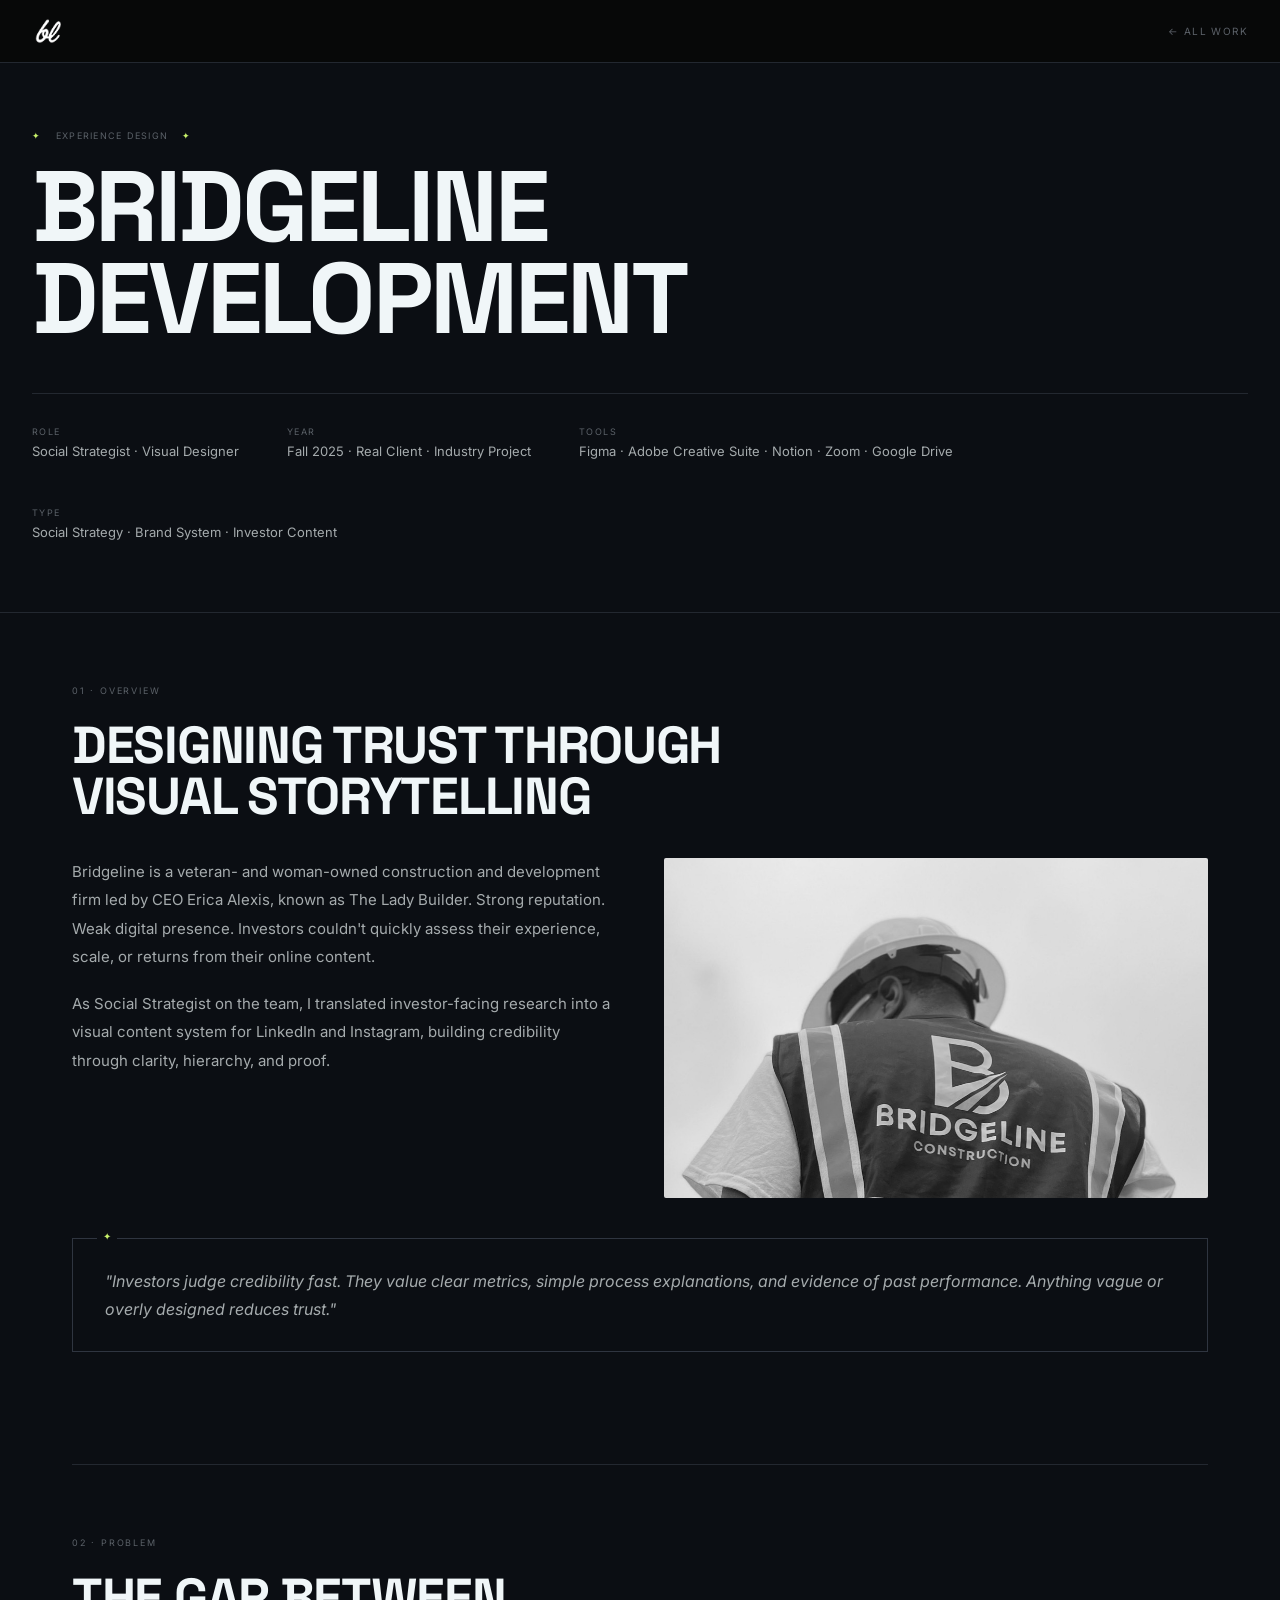
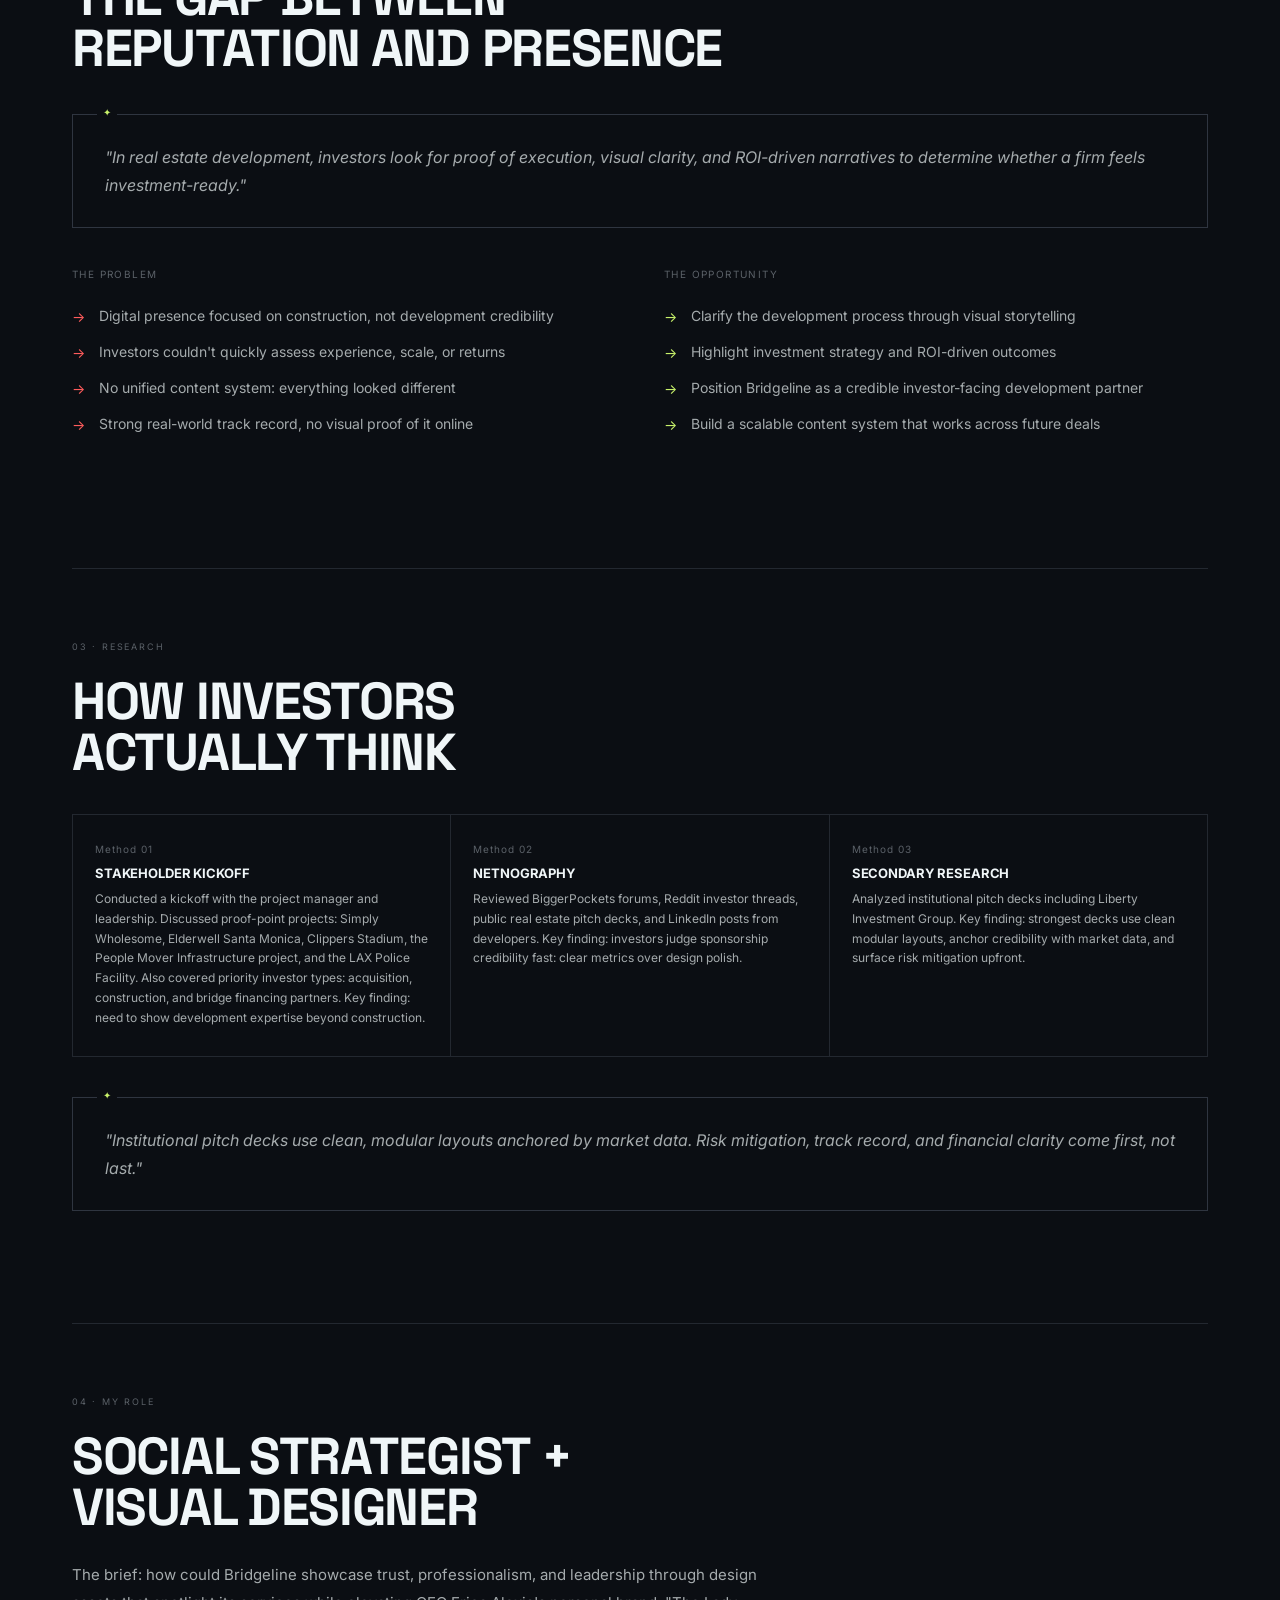
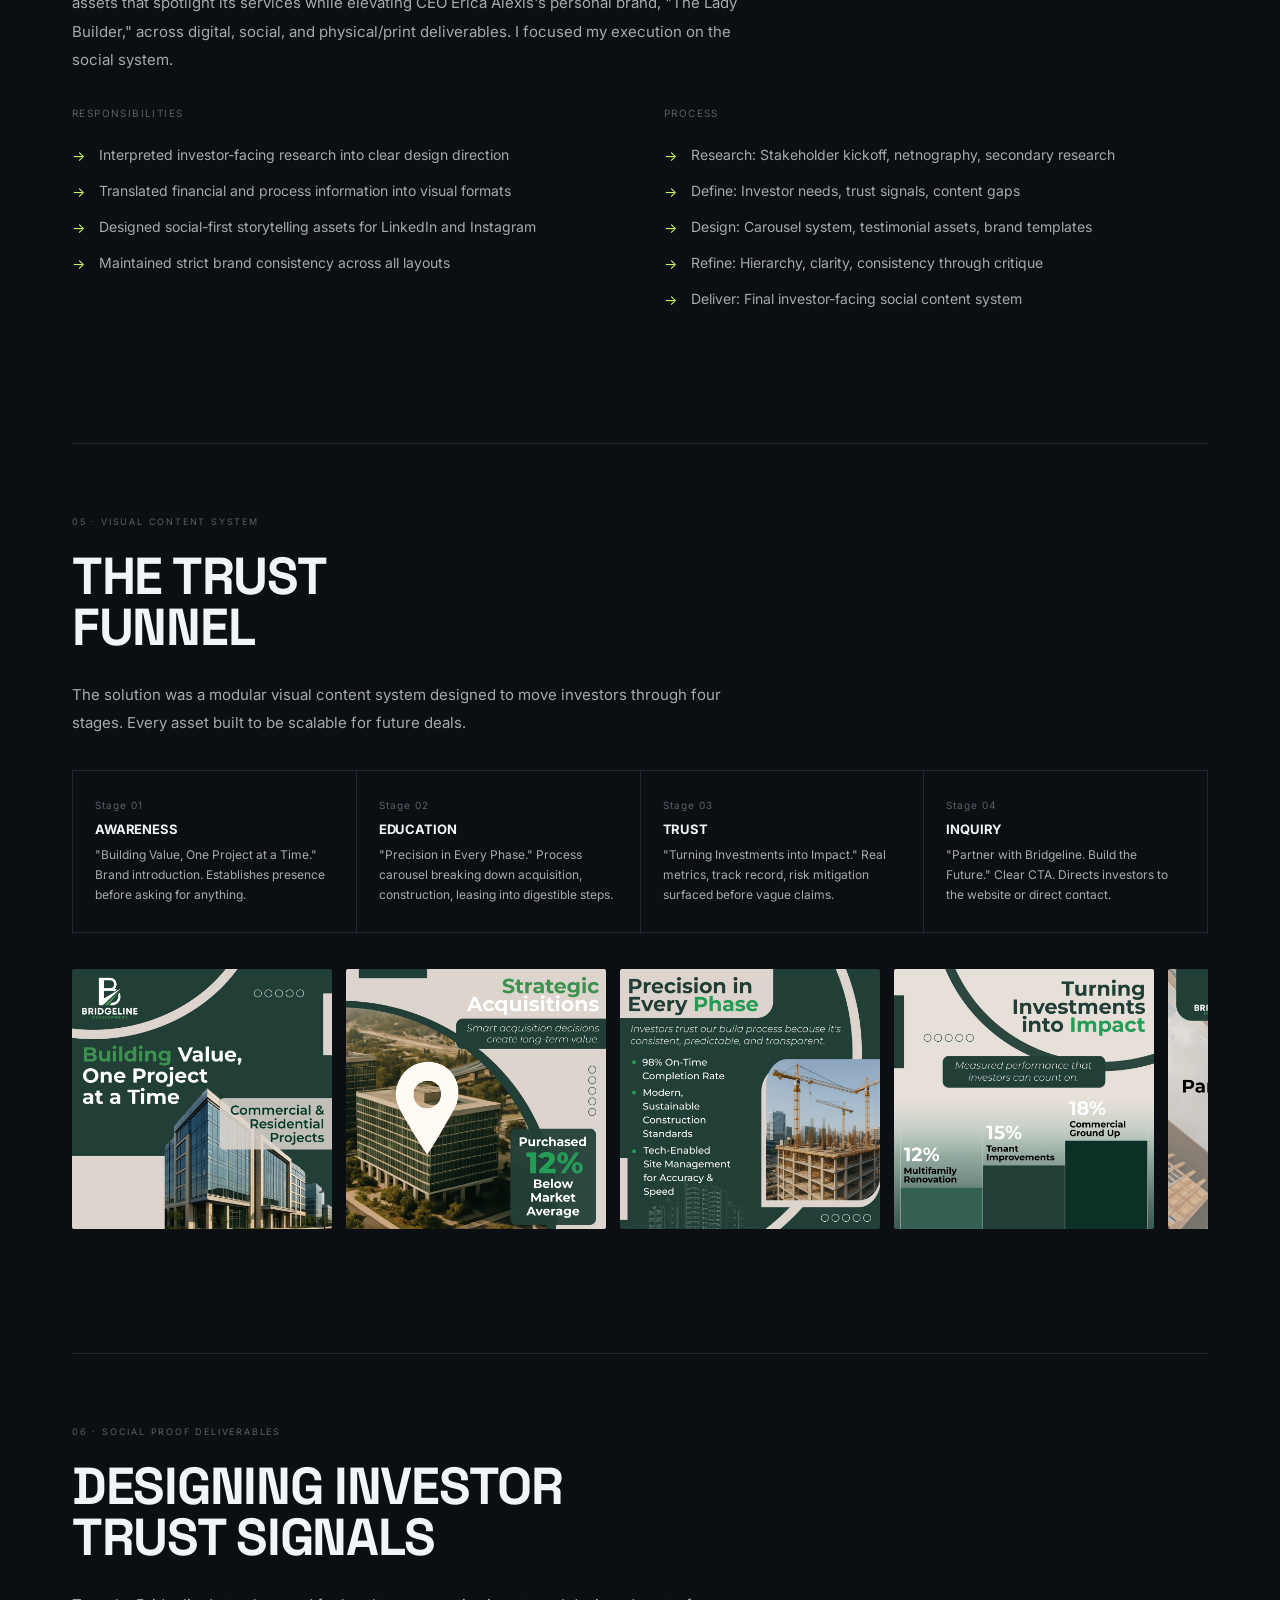
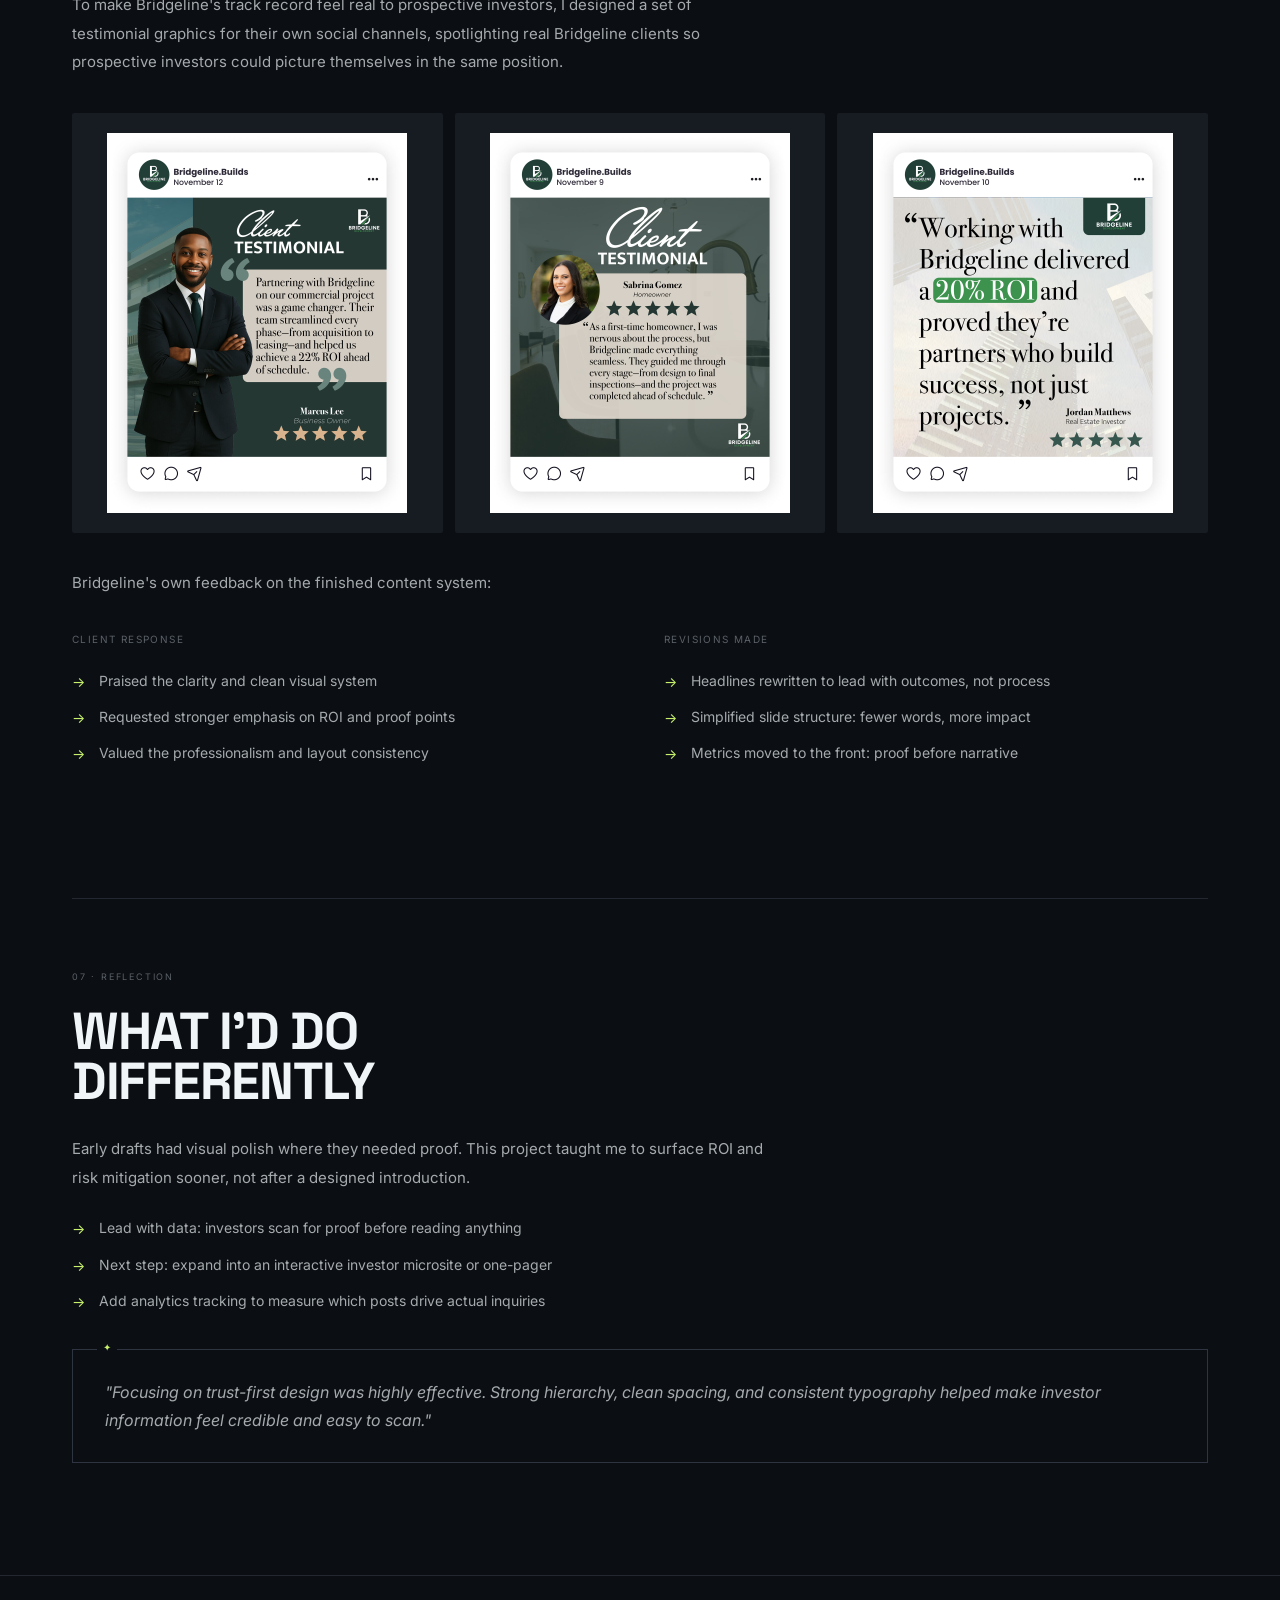
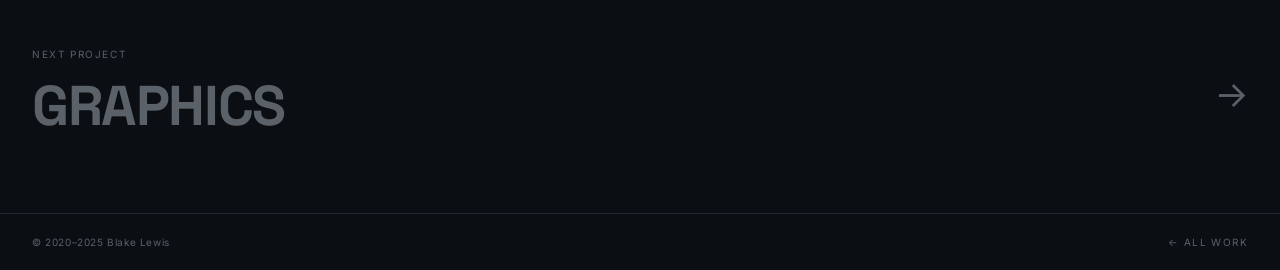
<file: case-studies/bridgeline.html>
<!DOCTYPE html>
<html lang="en">
<head>
  <meta charset="UTF-8">
  <meta name="viewport" content="width=device-width, initial-scale=1.0">
  <title>Bridgeline Development · Blake Lewis</title>
  <link rel="preconnect" href="https://fonts.googleapis.com">
  <link rel="preconnect" href="https://fonts.gstatic.com" crossorigin>
  <link href="https://fonts.googleapis.com/css2?family=Inter:ital,wght@0,300;0,400;0,700;0,800;0,900;1,300&family=Space+Grotesk:wght@500;700&display=swap" rel="stylesheet">
  <link rel="icon" type="image/png" href="../images/favicon.png">
  <link rel="stylesheet" href="case-study.css">
</head>
<body>

<nav>
  <a class="logo" href="../index.html"><img class="logo-img" src="../images/BL-Logo.png" alt="Blake Lewis"></a>
  <a class="nav-back" href="../index.html">← All work</a>
</nav>

<section class="cs-hero">
  <div class="cs-eyebrow">
    <span class="cs-eyebrow-star">✦</span>
    <span class="cs-tag">Experience Design</span>
    <span class="cs-eyebrow-star">✦</span>
  </div>
  <h1 class="cs-h1">Bridgeline<br>Development</h1>
  <div class="cs-meta">
    <div class="cs-meta-item">
      <p class="cs-meta-label">Role</p>
      <p class="cs-meta-value">Social Strategist · Visual Designer</p>
    </div>
    <div class="cs-meta-item">
      <p class="cs-meta-label">Year</p>
      <p class="cs-meta-value">Fall 2025 · Real Client · Industry Project</p>
    </div>
    <div class="cs-meta-item">
      <p class="cs-meta-label">Tools</p>
      <p class="cs-meta-value">Figma · Adobe Creative Suite · Notion · Zoom · Google Drive</p>
    </div>
    <div class="cs-meta-item">
      <p class="cs-meta-label">Type</p>
      <p class="cs-meta-value">Social Strategy · Brand System · Investor Content</p>
    </div>
  </div>
</section>

<div class="cs-body">

  <section class="cs-section">
    <p class="cs-section-label">01 · Overview</p>
    <h2 class="cs-h2">Designing Trust Through<br>Visual Storytelling</h2>
    <div class="two-col">
      <div>
        <p class="cs-text">Bridgeline is a veteran- and woman-owned construction and development firm led by CEO Erica Alexis, known as The Lady Builder. Strong reputation. Weak digital presence. Investors couldn't quickly assess their experience, scale, or returns from their online content.</p>
        <p class="cs-text">As Social Strategist on the team, I translated investor-facing research into a visual content system for LinkedIn and Instagram, building credibility through clarity, hierarchy, and proof.</p>
      </div>
      <figure class="cs-figure" style="height:340px;">
        <img src="../images/bridgeline-thumb.jpg" alt="Bridgeline Construction team member on site" style="object-position:center 20%;">
      </figure>
    </div>
    <div class="quote-box">
      <p>"Investors judge credibility fast. They value clear metrics, simple process explanations, and evidence of past performance. Anything vague or overly designed reduces trust."</p>
    </div>
  </section>

  <section class="cs-section">
    <p class="cs-section-label">02 · Problem</p>
    <h2 class="cs-h2">The Gap Between<br>Reputation and Presence</h2>
    <div class="quote-box">
      <p>"In real estate development, investors look for proof of execution, visual clarity, and ROI-driven narratives to determine whether a firm feels investment-ready."</p>
    </div>
    <div class="two-col" style="margin-top:32px;">
      <div>
        <p class="two-col-label">The problem</p>
        <ul class="outcomes outcomes-problems">
          <li class="outcome">Digital presence focused on construction, not development credibility</li>
          <li class="outcome">Investors couldn't quickly assess experience, scale, or returns</li>
          <li class="outcome">No unified content system: everything looked different</li>
          <li class="outcome">Strong real-world track record, no visual proof of it online</li>
        </ul>
      </div>
      <div>
        <p class="two-col-label">The opportunity</p>
        <ul class="outcomes">
          <li class="outcome">Clarify the development process through visual storytelling</li>
          <li class="outcome">Highlight investment strategy and ROI-driven outcomes</li>
          <li class="outcome">Position Bridgeline as a credible investor-facing development partner</li>
          <li class="outcome">Build a scalable content system that works across future deals</li>
        </ul>
      </div>
    </div>
  </section>

  <section class="cs-section">
    <p class="cs-section-label">03 · Research</p>
    <h2 class="cs-h2">How Investors<br>Actually Think</h2>
    <div class="process-grid">
      <div class="ps">
        <p class="ps-num">Method 01</p>
        <p class="ps-title">Stakeholder Kickoff</p>
        <p class="ps-desc">Conducted a kickoff with the project manager and leadership. Discussed proof-point projects: Simply Wholesome, Elderwell Santa Monica, Clippers Stadium, the People Mover Infrastructure project, and the LAX Police Facility. Also covered priority investor types: acquisition, construction, and bridge financing partners. Key finding: need to show development expertise beyond construction.</p>
      </div>
      <div class="ps">
        <p class="ps-num">Method 02</p>
        <p class="ps-title">Netnography</p>
        <p class="ps-desc">Reviewed BiggerPockets forums, Reddit investor threads, public real estate pitch decks, and LinkedIn posts from developers. Key finding: investors judge sponsorship credibility fast: clear metrics over design polish.</p>
      </div>
      <div class="ps">
        <p class="ps-num">Method 03</p>
        <p class="ps-title">Secondary Research</p>
        <p class="ps-desc">Analyzed institutional pitch decks including Liberty Investment Group. Key finding: strongest decks use clean modular layouts, anchor credibility with market data, and surface risk mitigation upfront.</p>
      </div>
    </div>
    <div class="quote-box">
      <p>"Institutional pitch decks use clean, modular layouts anchored by market data. Risk mitigation, track record, and financial clarity come first, not last."</p>
    </div>
  </section>

  <section class="cs-section">
    <p class="cs-section-label">04 · My Role</p>
    <h2 class="cs-h2">Social Strategist +<br>Visual Designer</h2>
    <p class="cs-text">The brief: how could Bridgeline showcase trust, professionalism, and leadership through design assets that spotlight its services while elevating CEO Erica Alexis's personal brand, "The Lady Builder," across digital, social, and physical/print deliverables. I focused my execution on the social system.</p>
    <div class="two-col" style="margin-top:32px;">
      <div>
        <p class="two-col-label">Responsibilities</p>
        <ul class="outcomes">
          <li class="outcome">Interpreted investor-facing research into clear design direction</li>
          <li class="outcome">Translated financial and process information into visual formats</li>
          <li class="outcome">Designed social-first storytelling assets for LinkedIn and Instagram</li>
          <li class="outcome">Maintained strict brand consistency across all layouts</li>
        </ul>
      </div>
      <div>
        <p class="two-col-label">Process</p>
        <ul class="outcomes">
          <li class="outcome">Research: Stakeholder kickoff, netnography, secondary research</li>
          <li class="outcome">Define: Investor needs, trust signals, content gaps</li>
          <li class="outcome">Design: Carousel system, testimonial assets, brand templates</li>
          <li class="outcome">Refine: Hierarchy, clarity, consistency through critique</li>
          <li class="outcome">Deliver: Final investor-facing social content system</li>
        </ul>
      </div>
    </div>
  </section>

  <section class="cs-section">
    <p class="cs-section-label">05 · Visual Content System</p>
    <h2 class="cs-h2">The Trust<br>Funnel</h2>
    <p class="cs-text">The solution was a modular visual content system designed to move investors through four stages. Every asset built to be scalable for future deals.</p>
    <div class="process-grid" style="margin-top:32px;">
      <div class="ps">
        <p class="ps-num">Stage 01</p>
        <p class="ps-title">Awareness</p>
        <p class="ps-desc">"Building Value, One Project at a Time." Brand introduction. Establishes presence before asking for anything.</p>
      </div>
      <div class="ps">
        <p class="ps-num">Stage 02</p>
        <p class="ps-title">Education</p>
        <p class="ps-desc">"Precision in Every Phase." Process carousel breaking down acquisition, construction, leasing into digestible steps.</p>
      </div>
      <div class="ps">
        <p class="ps-num">Stage 03</p>
        <p class="ps-title">Trust</p>
        <p class="ps-desc">"Turning Investments into Impact." Real metrics, track record, risk mitigation surfaced before vague claims.</p>
      </div>
      <div class="ps">
        <p class="ps-num">Stage 04</p>
        <p class="ps-title">Inquiry</p>
        <p class="ps-desc">"Partner with Bridgeline. Build the Future." Clear CTA. Directs investors to the website or direct contact.</p>
      </div>
    </div>
    <div class="cs-carousel">
      <div class="cs-carousel-slide">
        <img src="../images/case-studies/bridgeline/carousel-01.jpg" alt="Carousel slide 1: Building Value, One Project at a Time">
      </div>
      <div class="cs-carousel-slide">
        <img src="../images/case-studies/bridgeline/carousel-02.jpg" alt="Carousel slide 2: Strategic Acquisitions">
      </div>
      <div class="cs-carousel-slide">
        <img src="../images/case-studies/bridgeline/carousel-03.jpg" alt="Carousel slide 3: Precision in Every Phase">
      </div>
      <div class="cs-carousel-slide">
        <img src="../images/case-studies/bridgeline/carousel-04.jpg" alt="Carousel slide 4: Turning Investments into Impact">
      </div>
      <div class="cs-carousel-slide">
        <img src="../images/case-studies/bridgeline/carousel-05.jpg" alt="Carousel slide 5: Partner with Bridgeline, Build the Future">
      </div>
    </div>
  </section>

  <section class="cs-section">
    <p class="cs-section-label">06 · Social Proof Deliverables</p>
    <h2 class="cs-h2">Designing Investor<br>Trust Signals</h2>
    <p class="cs-text">To make Bridgeline's track record feel real to prospective investors, I designed a set of testimonial graphics for their own social channels, spotlighting real Bridgeline clients so prospective investors could picture themselves in the same position.</p>
    <div class="cs-gallery cs-gallery-3 cs-gallery-matched">
      <figure class="cs-figure cs-figure-contain">
        <img src="../images/case-studies/bridgeline/testimonial.jpg" alt="Bridgeline social testimonial graphic featuring client Marcus Lee, Business Owner">
        <figcaption class="cs-figure-caption">Testimonial asset · Marcus Lee, Business Owner</figcaption>
      </figure>
      <figure class="cs-figure cs-figure-contain">
        <img src="../images/case-studies/bridgeline/testimonial-02.jpg" alt="Bridgeline social testimonial graphic featuring client Sabrina Gomez, Homeowner"
             onerror="this.outerHTML='&lt;div class=&quot;img-placeholder-card&quot;&gt;Add image:&lt;br&gt;images/case-studies/bridgeline/testimonial-02.jpg&lt;/div&gt;'">
        <figcaption class="cs-figure-caption">Testimonial asset · Sabrina Gomez, Homeowner</figcaption>
      </figure>
      <figure class="cs-figure cs-figure-contain">
        <img src="../images/case-studies/bridgeline/testimonial-03.jpg" alt="Bridgeline social testimonial graphic featuring client Jordan Matthews, Real Estate Investor">
        <figcaption class="cs-figure-caption">Testimonial asset · Jordan Matthews, Real Estate Investor</figcaption>
      </figure>
    </div>
    <p class="cs-text" style="margin-top:28px;">Bridgeline's own feedback on the finished content system:</p>
    <div class="two-col">
      <div>
        <p class="two-col-label">Client response</p>
        <ul class="outcomes">
          <li class="outcome">Praised the clarity and clean visual system</li>
          <li class="outcome">Requested stronger emphasis on ROI and proof points</li>
          <li class="outcome">Valued the professionalism and layout consistency</li>
        </ul>
      </div>
      <div>
        <p class="two-col-label">Revisions made</p>
        <ul class="outcomes">
          <li class="outcome">Headlines rewritten to lead with outcomes, not process</li>
          <li class="outcome">Simplified slide structure: fewer words, more impact</li>
          <li class="outcome">Metrics moved to the front: proof before narrative</li>
        </ul>
      </div>
    </div>
  </section>

  <section class="cs-section">
    <p class="cs-section-label">07 · Reflection</p>
    <h2 class="cs-h2">What I'd Do<br>Differently</h2>
    <p class="cs-text">Early drafts had visual polish where they needed proof. This project taught me to surface ROI and risk mitigation sooner, not after a designed introduction.</p>
    <ul class="outcomes" style="margin-top:24px;">
      <li class="outcome">Lead with data: investors scan for proof before reading anything</li>
      <li class="outcome">Next step: expand into an interactive investor microsite or one-pager</li>
      <li class="outcome">Add analytics tracking to measure which posts drive actual inquiries</li>
    </ul>
    <div class="quote-box" style="margin-top:36px;">
      <p>"Focusing on trust-first design was highly effective. Strong hierarchy, clean spacing, and consistent typography helped make investor information feel credible and easy to scan."</p>
    </div>
  </section>

</div>

<a class="next-cs" href="../galleries/graphics.html">
  <div>
    <p class="next-label">Next project</p>
    <p class="next-title">Graphics</p>
  </div>
  <span class="next-arrow">→</span>
</a>

<div class="cs-footer">
  <span class="cs-footer-copy">© 2020–2025 Blake Lewis</span>
  <a class="nav-back" href="../index.html">← All work</a>
</div>

<script src="case-study.js"></script>
</body>
</html>
</file>
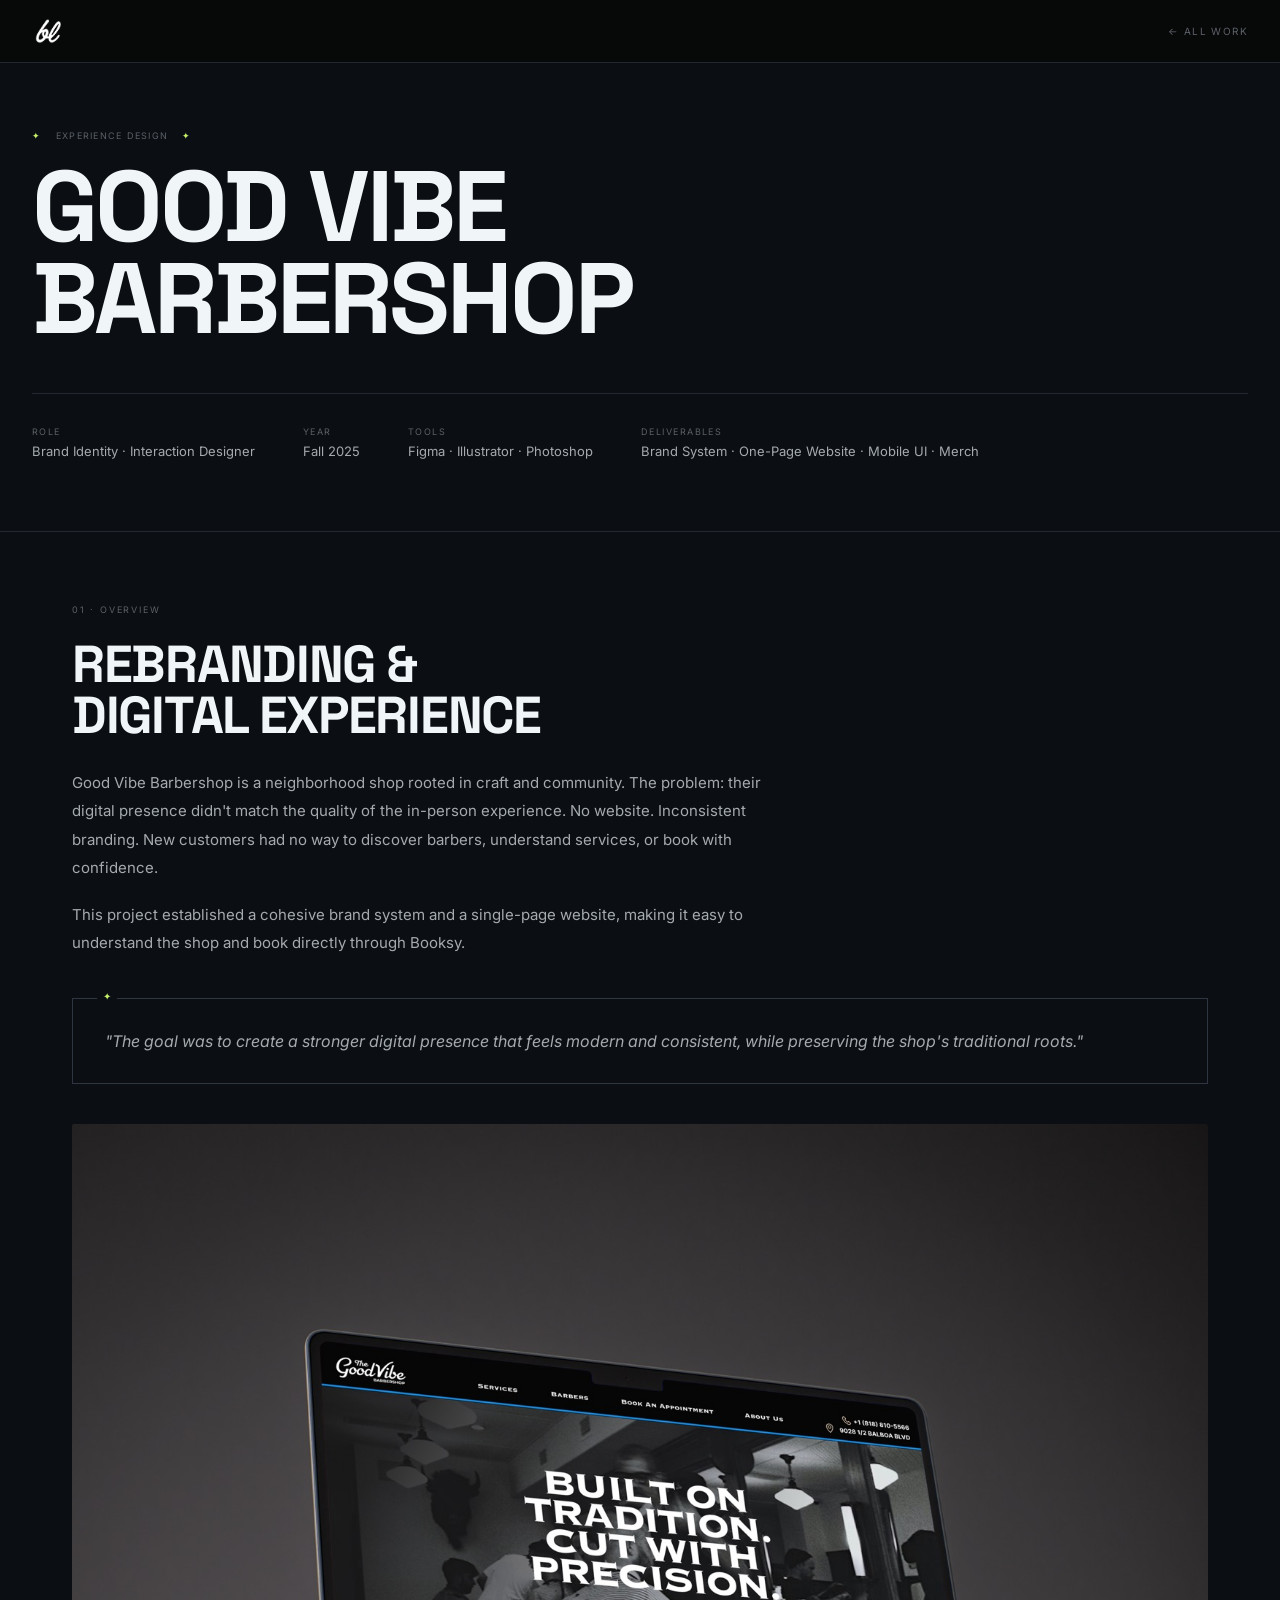
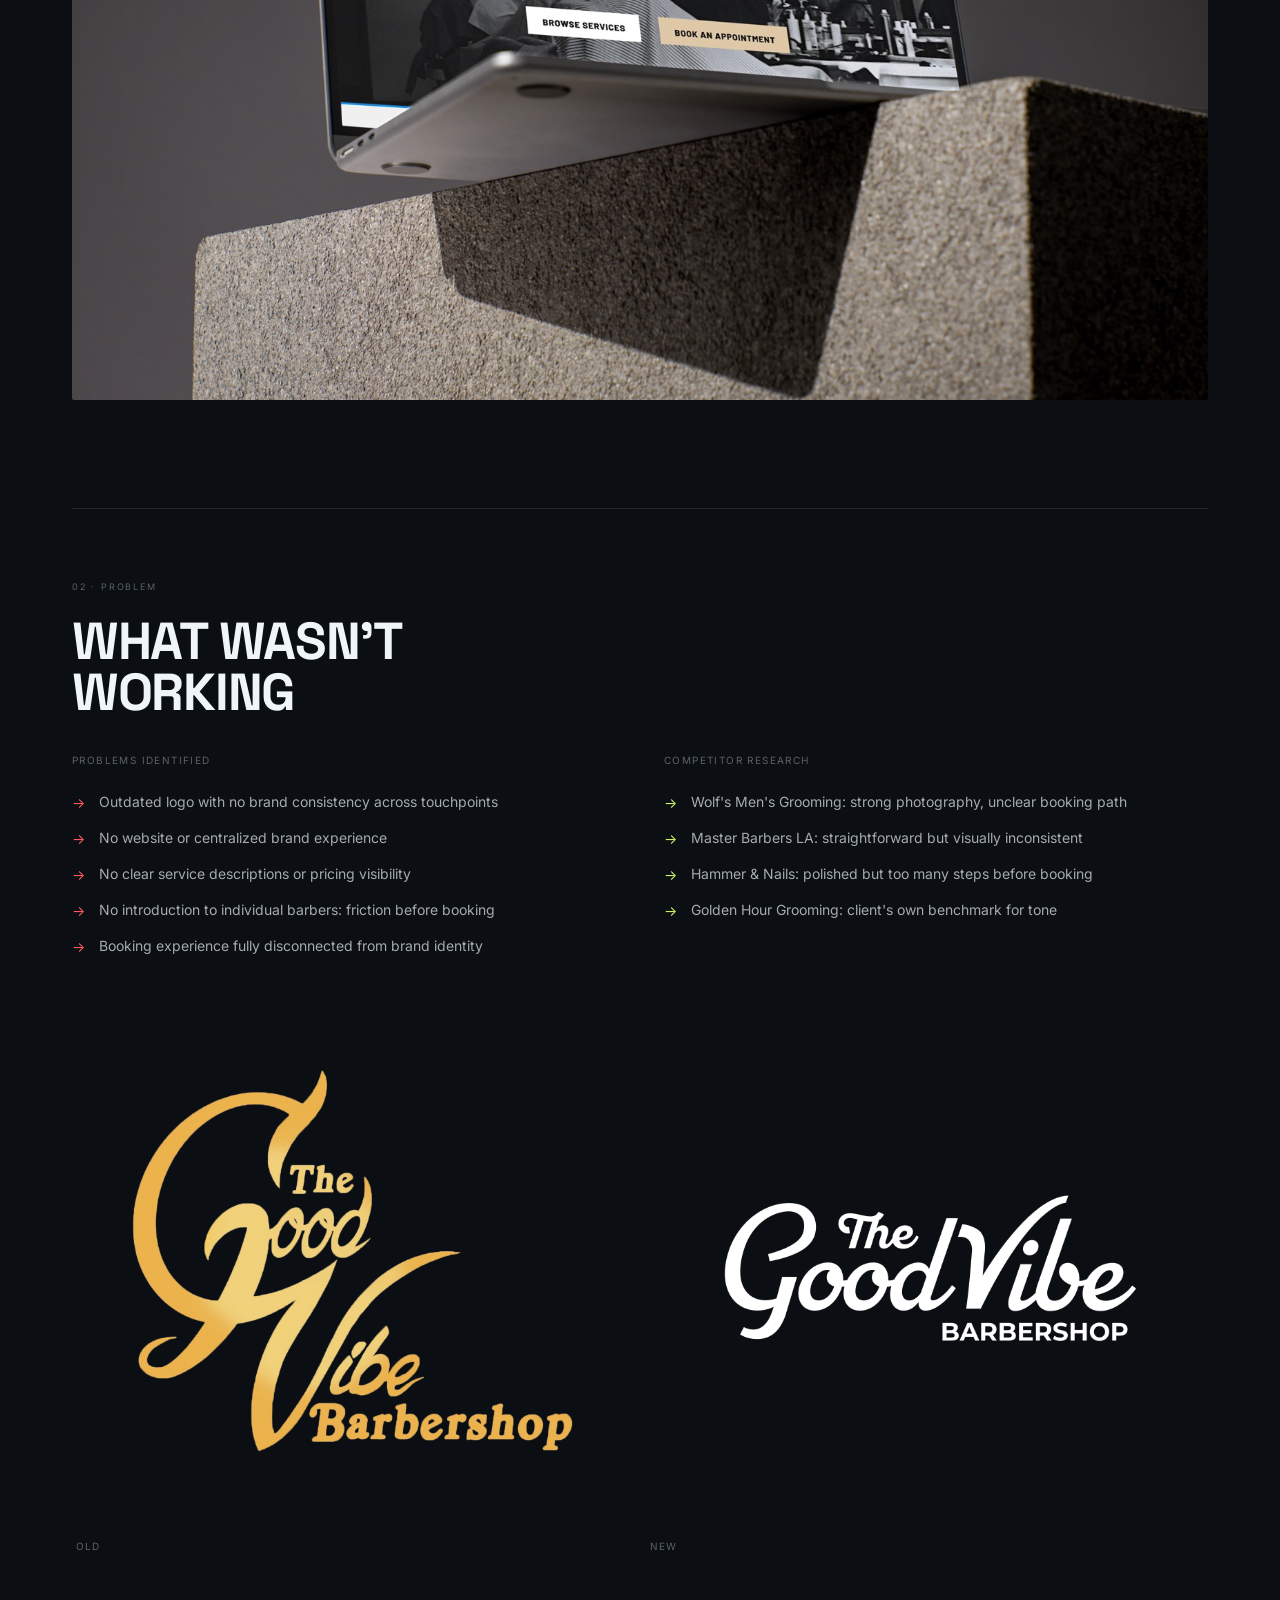
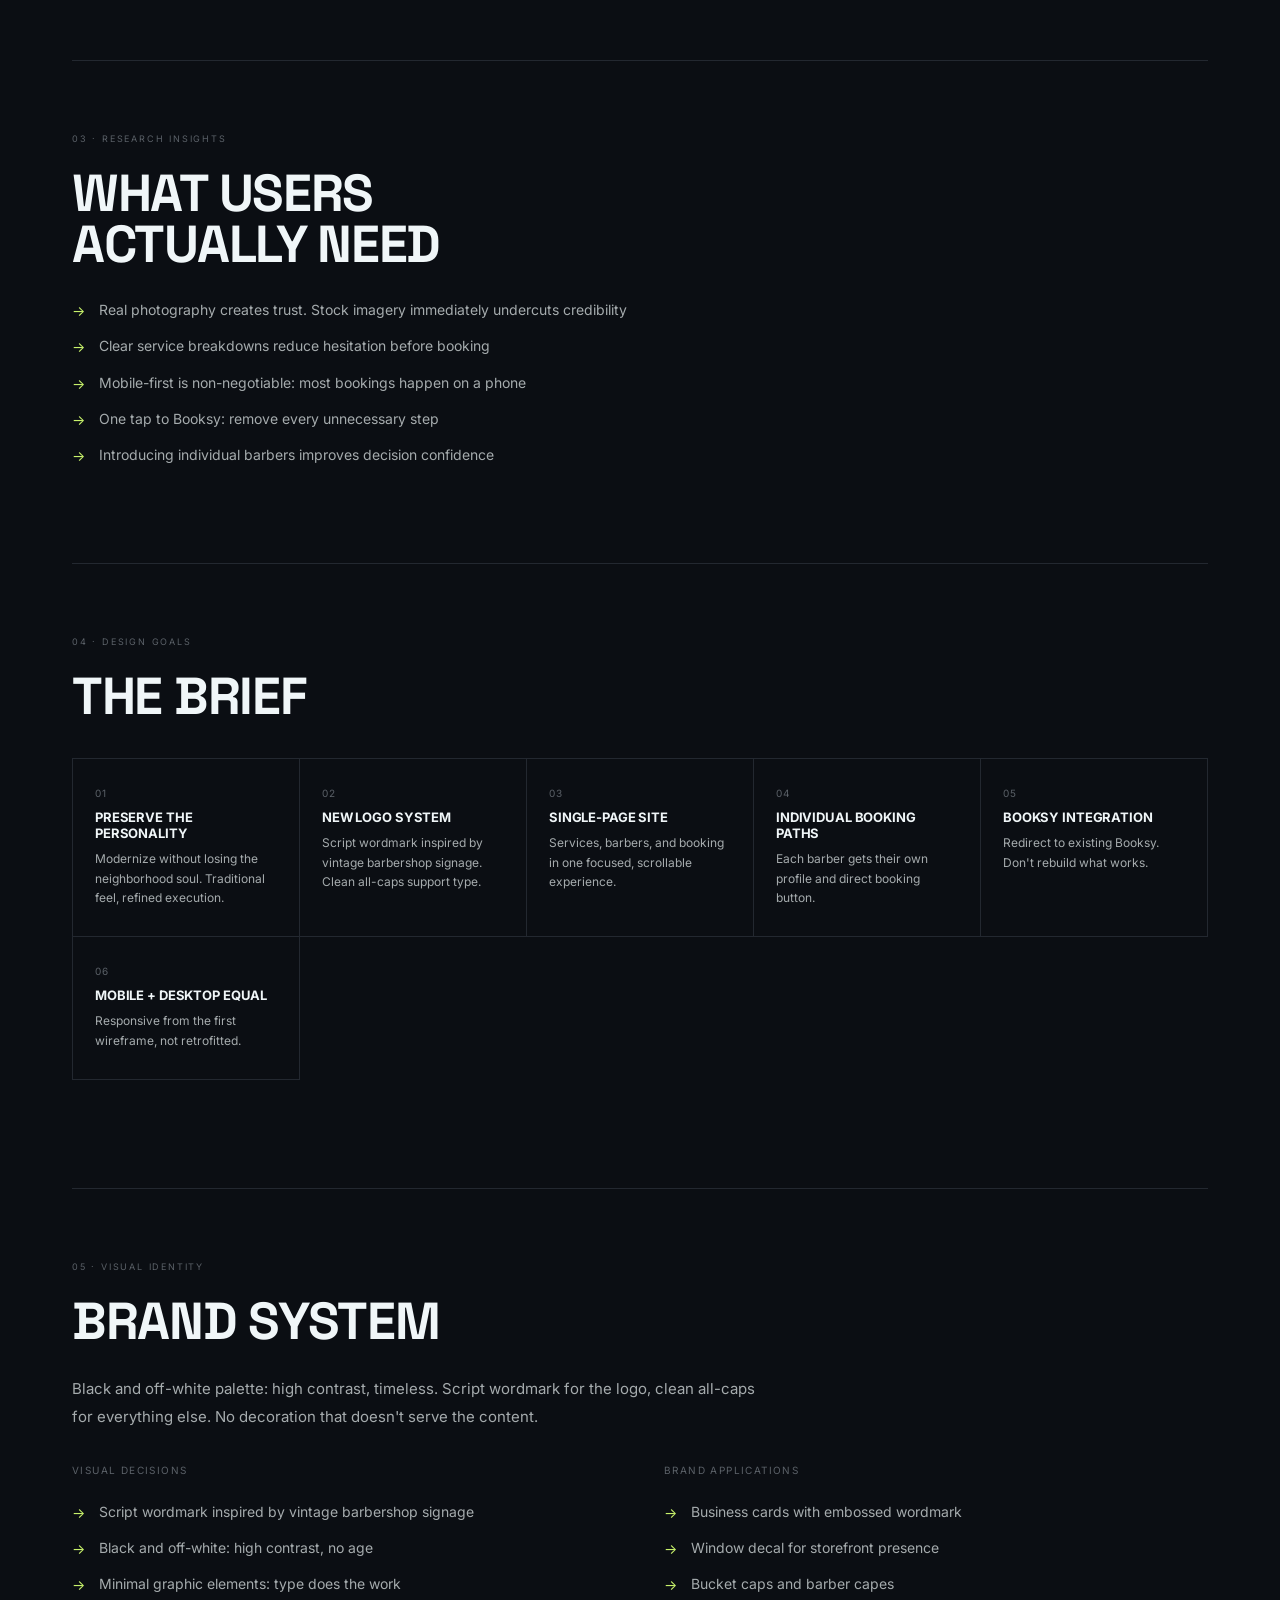
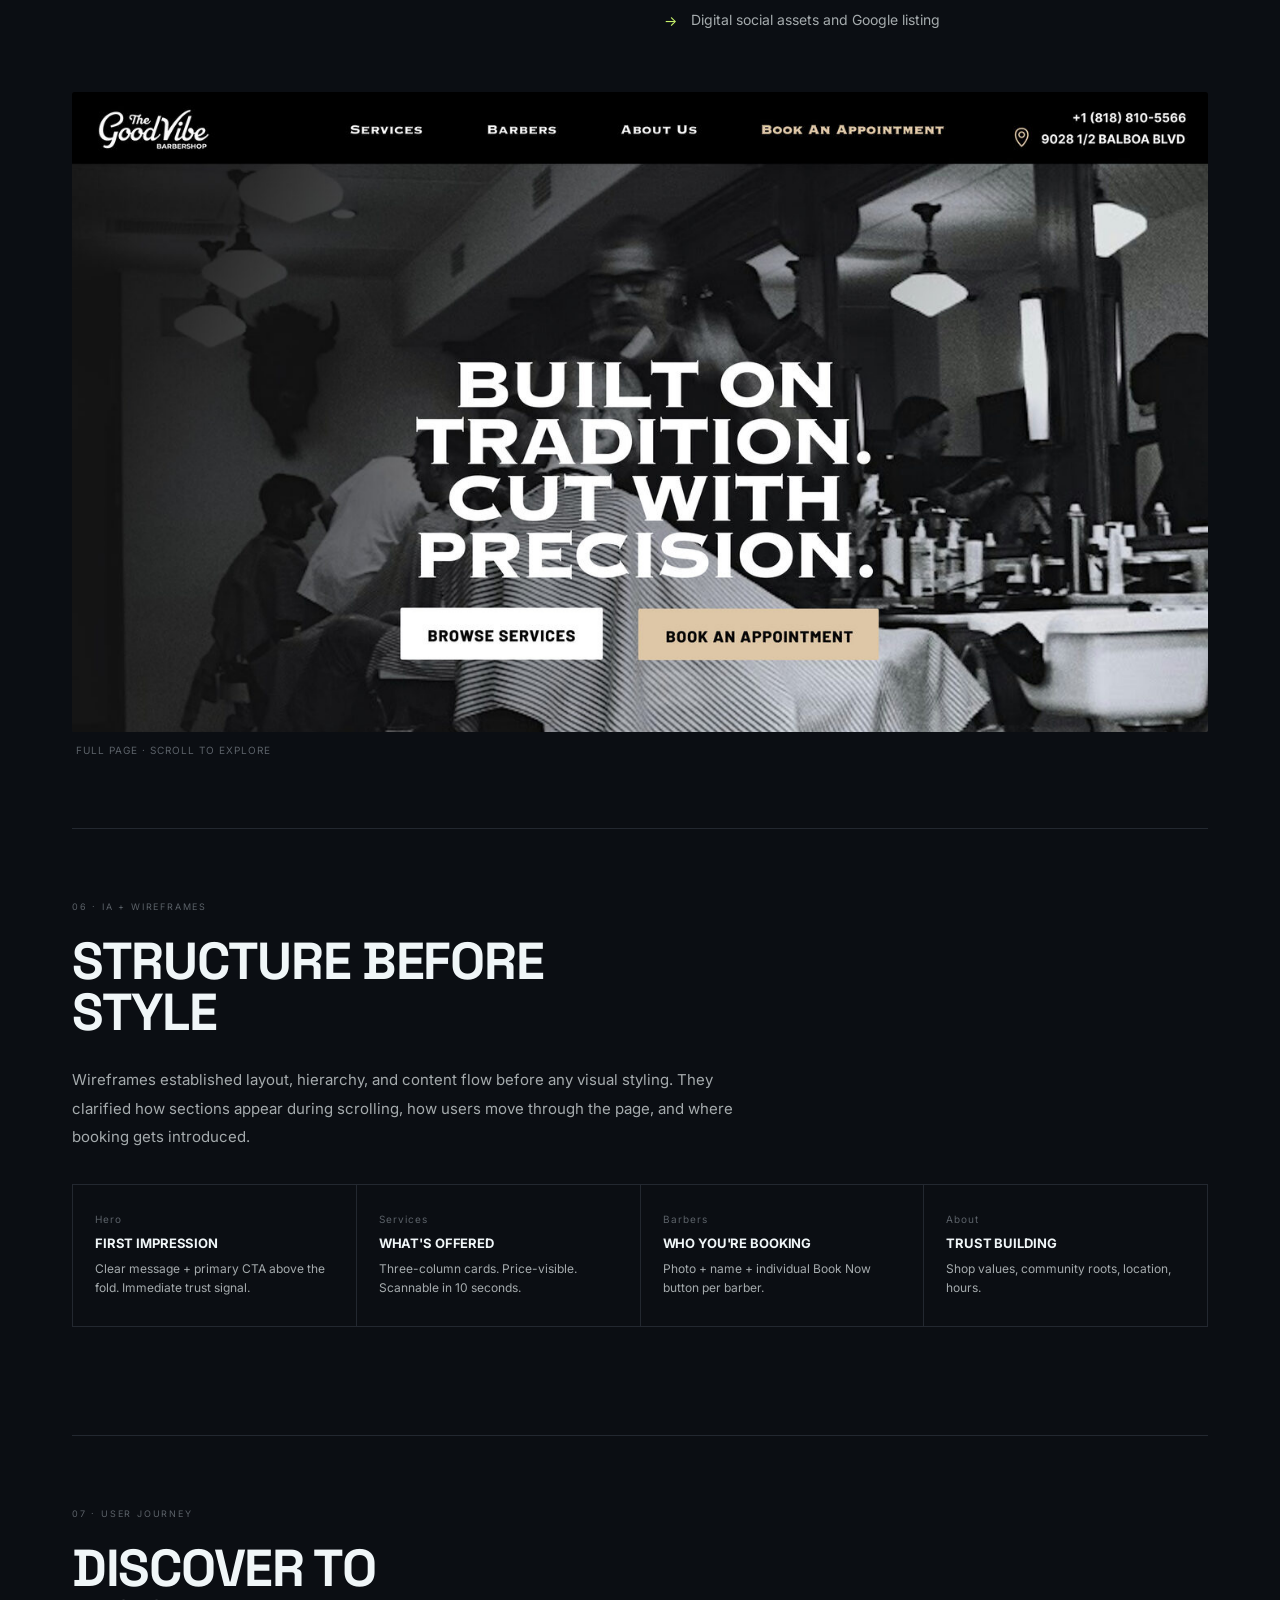
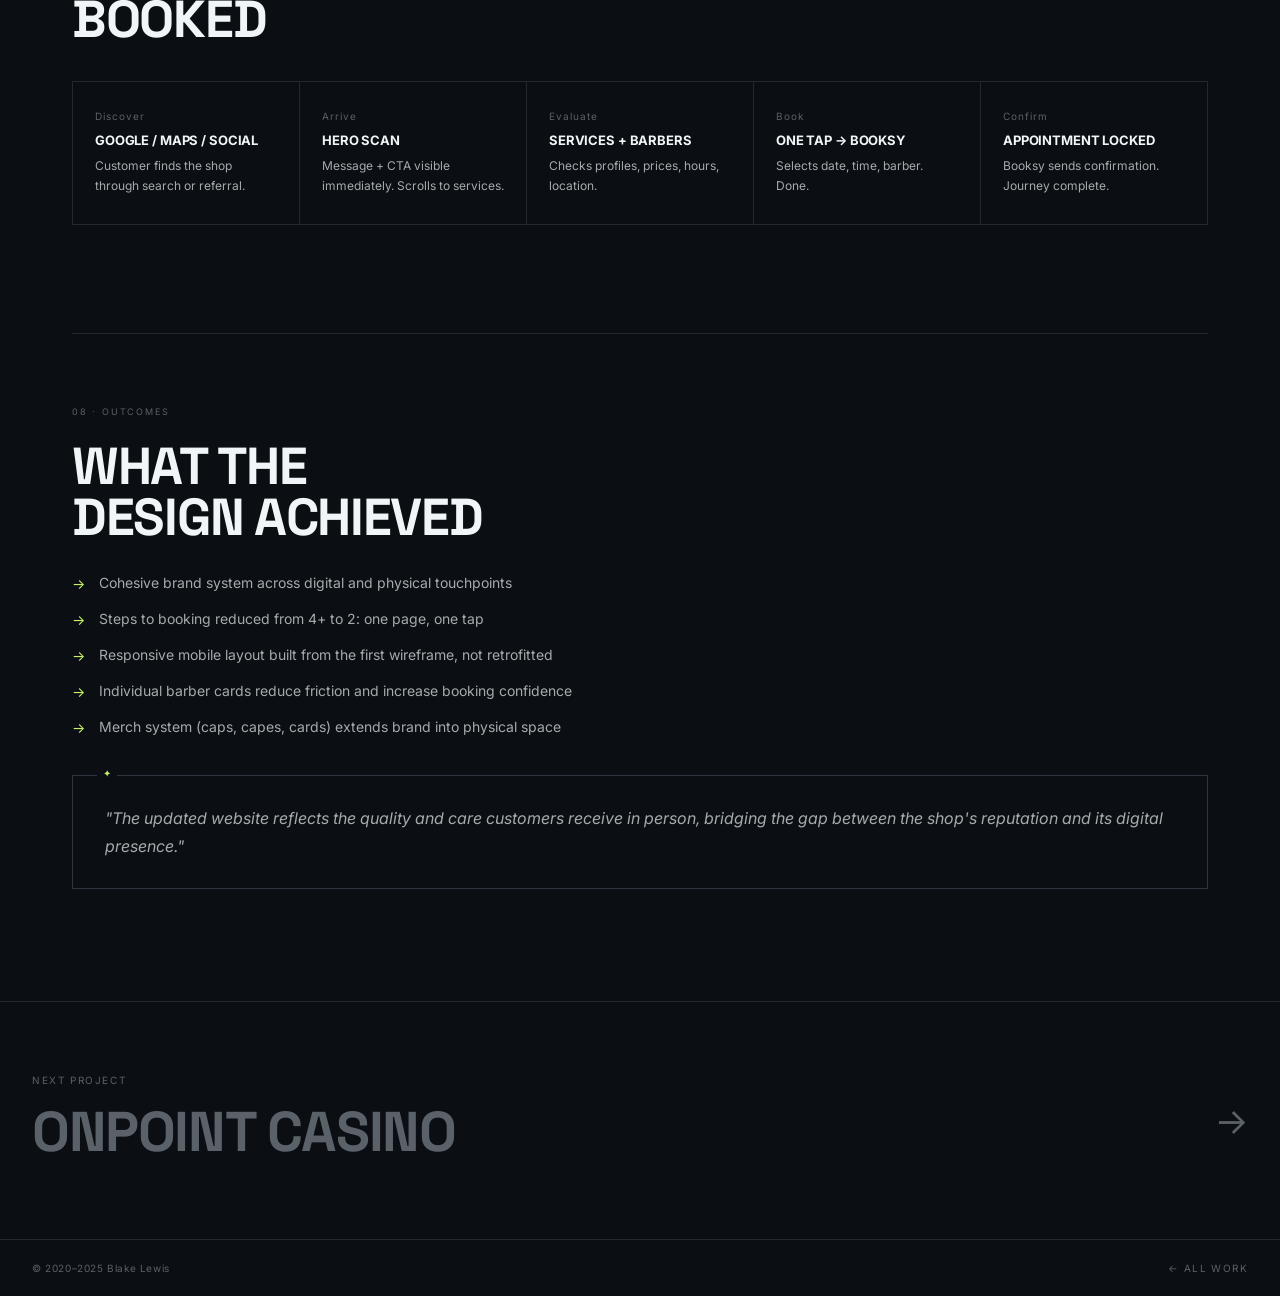
<file: case-studies/good-vibe.html>
<!DOCTYPE html>
<html lang="en">
<head>
  <meta charset="UTF-8">
  <meta name="viewport" content="width=device-width, initial-scale=1.0">
  <title>Good Vibe Barbershop · Blake Lewis</title>
  <link rel="preconnect" href="https://fonts.googleapis.com">
  <link rel="preconnect" href="https://fonts.gstatic.com" crossorigin>
  <link href="https://fonts.googleapis.com/css2?family=Inter:ital,wght@0,300;0,400;0,700;0,800;0,900;1,300&family=Space+Grotesk:wght@500;700&display=swap" rel="stylesheet">
  <link rel="icon" type="image/png" href="../images/favicon.png">
  <link rel="stylesheet" href="case-study.css">
</head>
<body>

<nav>
  <a class="logo" href="../index.html"><img class="logo-img" src="../images/BL-Logo.png" alt="Blake Lewis"></a>
  <a class="nav-back" href="../index.html">← All work</a>
</nav>

<section class="cs-hero">
  <div class="cs-eyebrow">
    <span class="cs-eyebrow-star">✦</span>
    <span class="cs-tag">Experience Design</span>
    <span class="cs-eyebrow-star">✦</span>
  </div>
  <h1 class="cs-h1">Good Vibe<br>Barbershop</h1>
  <div class="cs-meta">
    <div class="cs-meta-item">
      <p class="cs-meta-label">Role</p>
      <p class="cs-meta-value">Brand Identity · Interaction Designer</p>
    </div>
    <div class="cs-meta-item">
      <p class="cs-meta-label">Year</p>
      <p class="cs-meta-value">Fall 2025</p>
    </div>
    <div class="cs-meta-item">
      <p class="cs-meta-label">Tools</p>
      <p class="cs-meta-value">Figma · Illustrator · Photoshop</p>
    </div>
    <div class="cs-meta-item">
      <p class="cs-meta-label">Deliverables</p>
      <p class="cs-meta-value">Brand System · One-Page Website · Mobile UI · Merch</p>
    </div>
  </div>
</section>

<div class="cs-body">

  <section class="cs-section">
    <p class="cs-section-label">01 · Overview</p>
    <h2 class="cs-h2">Rebranding &amp;<br>Digital Experience</h2>
    <p class="cs-text">Good Vibe Barbershop is a neighborhood shop rooted in craft and community. The problem: their digital presence didn't match the quality of the in-person experience. No website. Inconsistent branding. New customers had no way to discover barbers, understand services, or book with confidence.</p>
    <p class="cs-text">This project established a cohesive brand system and a single-page website, making it easy to understand the shop and book directly through Booksy.</p>
    <div class="quote-box">
      <p>"The goal was to create a stronger digital presence that feels modern and consistent, while preserving the shop's traditional roots."</p>
    </div>
    <div class="cs-gallery cs-gallery-single">
      <figure class="cs-figure">
        <img src="../images/case-studies/good-vibe/site-mockup.jpg" alt="Good Vibe Barbershop final website design on desktop">
        <figcaption class="cs-figure-caption">Final site · desktop</figcaption>
      </figure>
    </div>
  </section>

  <section class="cs-section">
    <p class="cs-section-label">02 · Problem</p>
    <h2 class="cs-h2">What Wasn't<br>Working</h2>
    <div class="two-col">
      <div>
        <p class="two-col-label">Problems identified</p>
        <ul class="outcomes outcomes-problems">
          <li class="outcome">Outdated logo with no brand consistency across touchpoints</li>
          <li class="outcome">No website or centralized brand experience</li>
          <li class="outcome">No clear service descriptions or pricing visibility</li>
          <li class="outcome">No introduction to individual barbers: friction before booking</li>
          <li class="outcome">Booking experience fully disconnected from brand identity</li>
        </ul>
      </div>
      <div>
        <p class="two-col-label">Competitor research</p>
        <ul class="outcomes">
          <li class="outcome">Wolf's Men's Grooming: strong photography, unclear booking path</li>
          <li class="outcome">Master Barbers LA: straightforward but visually inconsistent</li>
          <li class="outcome">Hammer &amp; Nails: polished but too many steps before booking</li>
          <li class="outcome">Golden Hour Grooming: client's own benchmark for tone</li>
        </ul>
      </div>
    </div>
    <div class="cs-gallery cs-gallery-natural">
      <figure class="cs-figure cs-figure-nobg">
        <img src="../images/case-studies/good-vibe/good-vibe-old-logo.png" alt="Good Vibe Barbershop original gold script logo before rebrand">
        <figcaption class="cs-figure-caption">Old</figcaption>
      </figure>
      <figure class="cs-figure cs-figure-nobg">
        <img src="../images/case-studies/good-vibe/good-vibe-new-logo.png" alt="Good Vibe Barbershop new white oval wordmark logo">
        <figcaption class="cs-figure-caption">New</figcaption>
      </figure>
    </div>
  </section>

  <section class="cs-section">
    <p class="cs-section-label">03 · Research Insights</p>
    <h2 class="cs-h2">What Users<br>Actually Need</h2>
    <ul class="outcomes">
      <li class="outcome">Real photography creates trust. Stock imagery immediately undercuts credibility</li>
      <li class="outcome">Clear service breakdowns reduce hesitation before booking</li>
      <li class="outcome">Mobile-first is non-negotiable: most bookings happen on a phone</li>
      <li class="outcome">One tap to Booksy: remove every unnecessary step</li>
      <li class="outcome">Introducing individual barbers improves decision confidence</li>
    </ul>
  </section>

  <section class="cs-section">
    <p class="cs-section-label">04 · Design Goals</p>
    <h2 class="cs-h2">The Brief</h2>
    <div class="process-grid">
      <div class="ps">
        <p class="ps-num">01</p>
        <p class="ps-title">Preserve the personality</p>
        <p class="ps-desc">Modernize without losing the neighborhood soul. Traditional feel, refined execution.</p>
      </div>
      <div class="ps">
        <p class="ps-num">02</p>
        <p class="ps-title">New logo system</p>
        <p class="ps-desc">Script wordmark inspired by vintage barbershop signage. Clean all-caps support type.</p>
      </div>
      <div class="ps">
        <p class="ps-num">03</p>
        <p class="ps-title">Single-page site</p>
        <p class="ps-desc">Services, barbers, and booking in one focused, scrollable experience.</p>
      </div>
      <div class="ps">
        <p class="ps-num">04</p>
        <p class="ps-title">Individual booking paths</p>
        <p class="ps-desc">Each barber gets their own profile and direct booking button.</p>
      </div>
      <div class="ps">
        <p class="ps-num">05</p>
        <p class="ps-title">Booksy integration</p>
        <p class="ps-desc">Redirect to existing Booksy. Don't rebuild what works.</p>
      </div>
      <div class="ps">
        <p class="ps-num">06</p>
        <p class="ps-title">Mobile + desktop equal</p>
        <p class="ps-desc">Responsive from the first wireframe, not retrofitted.</p>
      </div>
    </div>
  </section>

  <section class="cs-section">
    <p class="cs-section-label">05 · Visual Identity</p>
    <h2 class="cs-h2">Brand System</h2>
    <p class="cs-text">Black and off-white palette: high contrast, timeless. Script wordmark for the logo, clean all-caps for everything else. No decoration that doesn't serve the content.</p>
    <div class="two-col" style="margin-top:32px;">
      <div>
        <p class="two-col-label">Visual decisions</p>
        <ul class="outcomes">
          <li class="outcome">Script wordmark inspired by vintage barbershop signage</li>
          <li class="outcome">Black and off-white: high contrast, no age</li>
          <li class="outcome">Minimal graphic elements: type does the work</li>
        </ul>
      </div>
      <div>
        <p class="two-col-label">Brand applications</p>
        <ul class="outcomes">
          <li class="outcome">Business cards with embossed wordmark</li>
          <li class="outcome">Window decal for storefront presence</li>
          <li class="outcome">Bucket caps and barber capes</li>
          <li class="outcome">Digital social assets and Google listing</li>
        </ul>
      </div>
    </div>
    <figure class="cs-scroll-frame" style="margin-top:32px;">
      <img src="../images/case-studies/good-vibe/good-vibe-Desktop.jpg" alt="Good Vibe Barbershop full desktop page design, top to bottom">
    </figure>
    <figcaption class="cs-figure-caption">Full page · scroll to explore</figcaption>
  </section>

  <section class="cs-section">
    <p class="cs-section-label">06 · IA + Wireframes</p>
    <h2 class="cs-h2">Structure Before<br>Style</h2>
    <p class="cs-text">Wireframes established layout, hierarchy, and content flow before any visual styling. They clarified how sections appear during scrolling, how users move through the page, and where booking gets introduced.</p>
    <div class="process-grid" style="margin-top:32px;">
      <div class="ps"><p class="ps-num">Hero</p><p class="ps-title">First impression</p><p class="ps-desc">Clear message + primary CTA above the fold. Immediate trust signal.</p></div>
      <div class="ps"><p class="ps-num">Services</p><p class="ps-title">What's offered</p><p class="ps-desc">Three-column cards. Price-visible. Scannable in 10 seconds.</p></div>
      <div class="ps"><p class="ps-num">Barbers</p><p class="ps-title">Who you're booking</p><p class="ps-desc">Photo + name + individual Book Now button per barber.</p></div>
      <div class="ps"><p class="ps-num">About</p><p class="ps-title">Trust building</p><p class="ps-desc">Shop values, community roots, location, hours.</p></div>
    </div>
  </section>

  <section class="cs-section">
    <p class="cs-section-label">07 · User Journey</p>
    <h2 class="cs-h2">Discover to<br>Booked</h2>
    <div class="process-grid">
      <div class="ps"><p class="ps-num">Discover</p><p class="ps-title">Google / Maps / Social</p><p class="ps-desc">Customer finds the shop through search or referral.</p></div>
      <div class="ps"><p class="ps-num">Arrive</p><p class="ps-title">Hero scan</p><p class="ps-desc">Message + CTA visible immediately. Scrolls to services.</p></div>
      <div class="ps"><p class="ps-num">Evaluate</p><p class="ps-title">Services + Barbers</p><p class="ps-desc">Checks profiles, prices, hours, location.</p></div>
      <div class="ps"><p class="ps-num">Book</p><p class="ps-title">One tap → Booksy</p><p class="ps-desc">Selects date, time, barber. Done.</p></div>
      <div class="ps"><p class="ps-num">Confirm</p><p class="ps-title">Appointment locked</p><p class="ps-desc">Booksy sends confirmation. Journey complete.</p></div>
    </div>
  </section>

  <section class="cs-section">
    <p class="cs-section-label">08 · Outcomes</p>
    <h2 class="cs-h2">What the<br>Design Achieved</h2>
    <ul class="outcomes">
      <li class="outcome">Cohesive brand system across digital and physical touchpoints</li>
      <li class="outcome">Steps to booking reduced from 4+ to 2: one page, one tap</li>
      <li class="outcome">Responsive mobile layout built from the first wireframe, not retrofitted</li>
      <li class="outcome">Individual barber cards reduce friction and increase booking confidence</li>
      <li class="outcome">Merch system (caps, capes, cards) extends brand into physical space</li>
    </ul>
    <div class="quote-box" style="margin-top:36px;">
      <p>"The updated website reflects the quality and care customers receive in person, bridging the gap between the shop's reputation and its digital presence."</p>
    </div>
  </section>

</div>

<a class="next-cs" href="onpoint.html">
  <div>
    <p class="next-label">Next project</p>
    <p class="next-title">OnPoint Casino</p>
  </div>
  <span class="next-arrow">→</span>
</a>

<div class="cs-footer">
  <span class="cs-footer-copy">© 2020–2025 Blake Lewis</span>
  <a class="nav-back" href="../index.html">← All work</a>
</div>

<script src="case-study.js"></script>
</body>
</html>
</file>
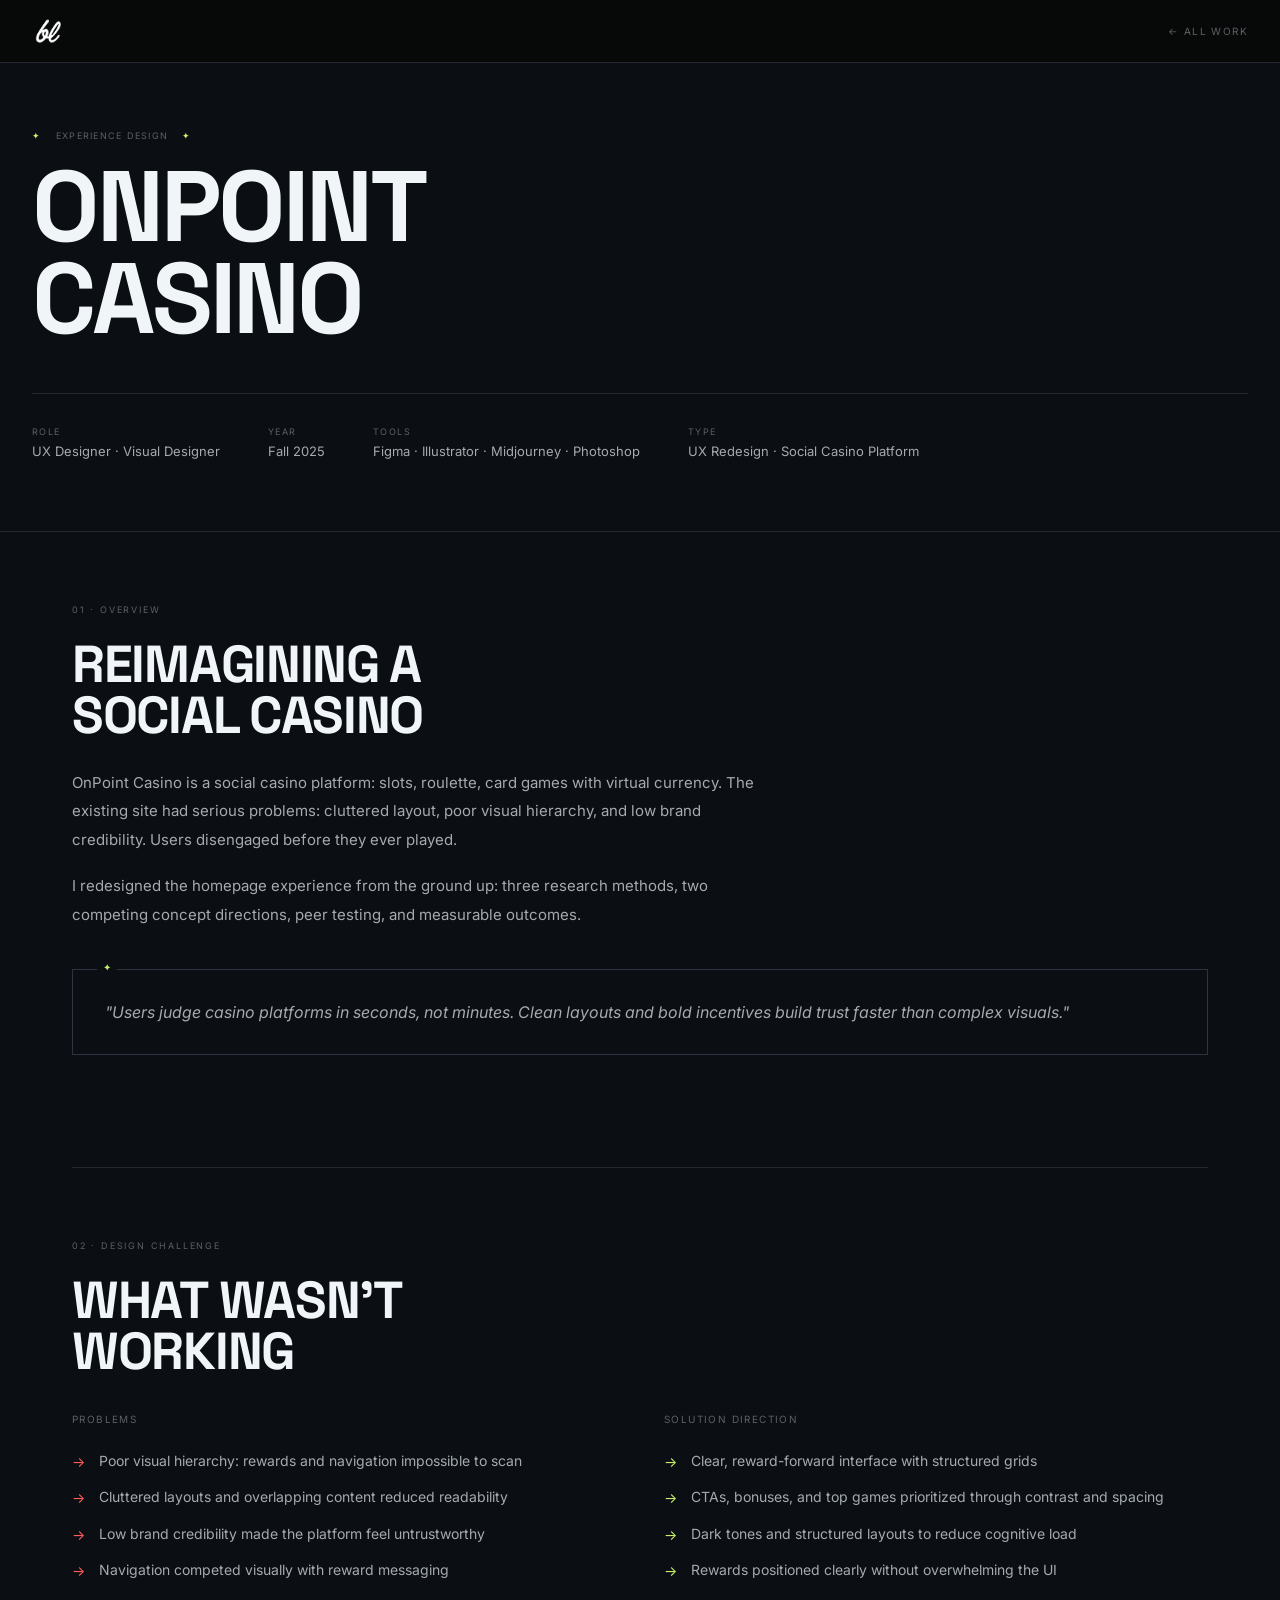
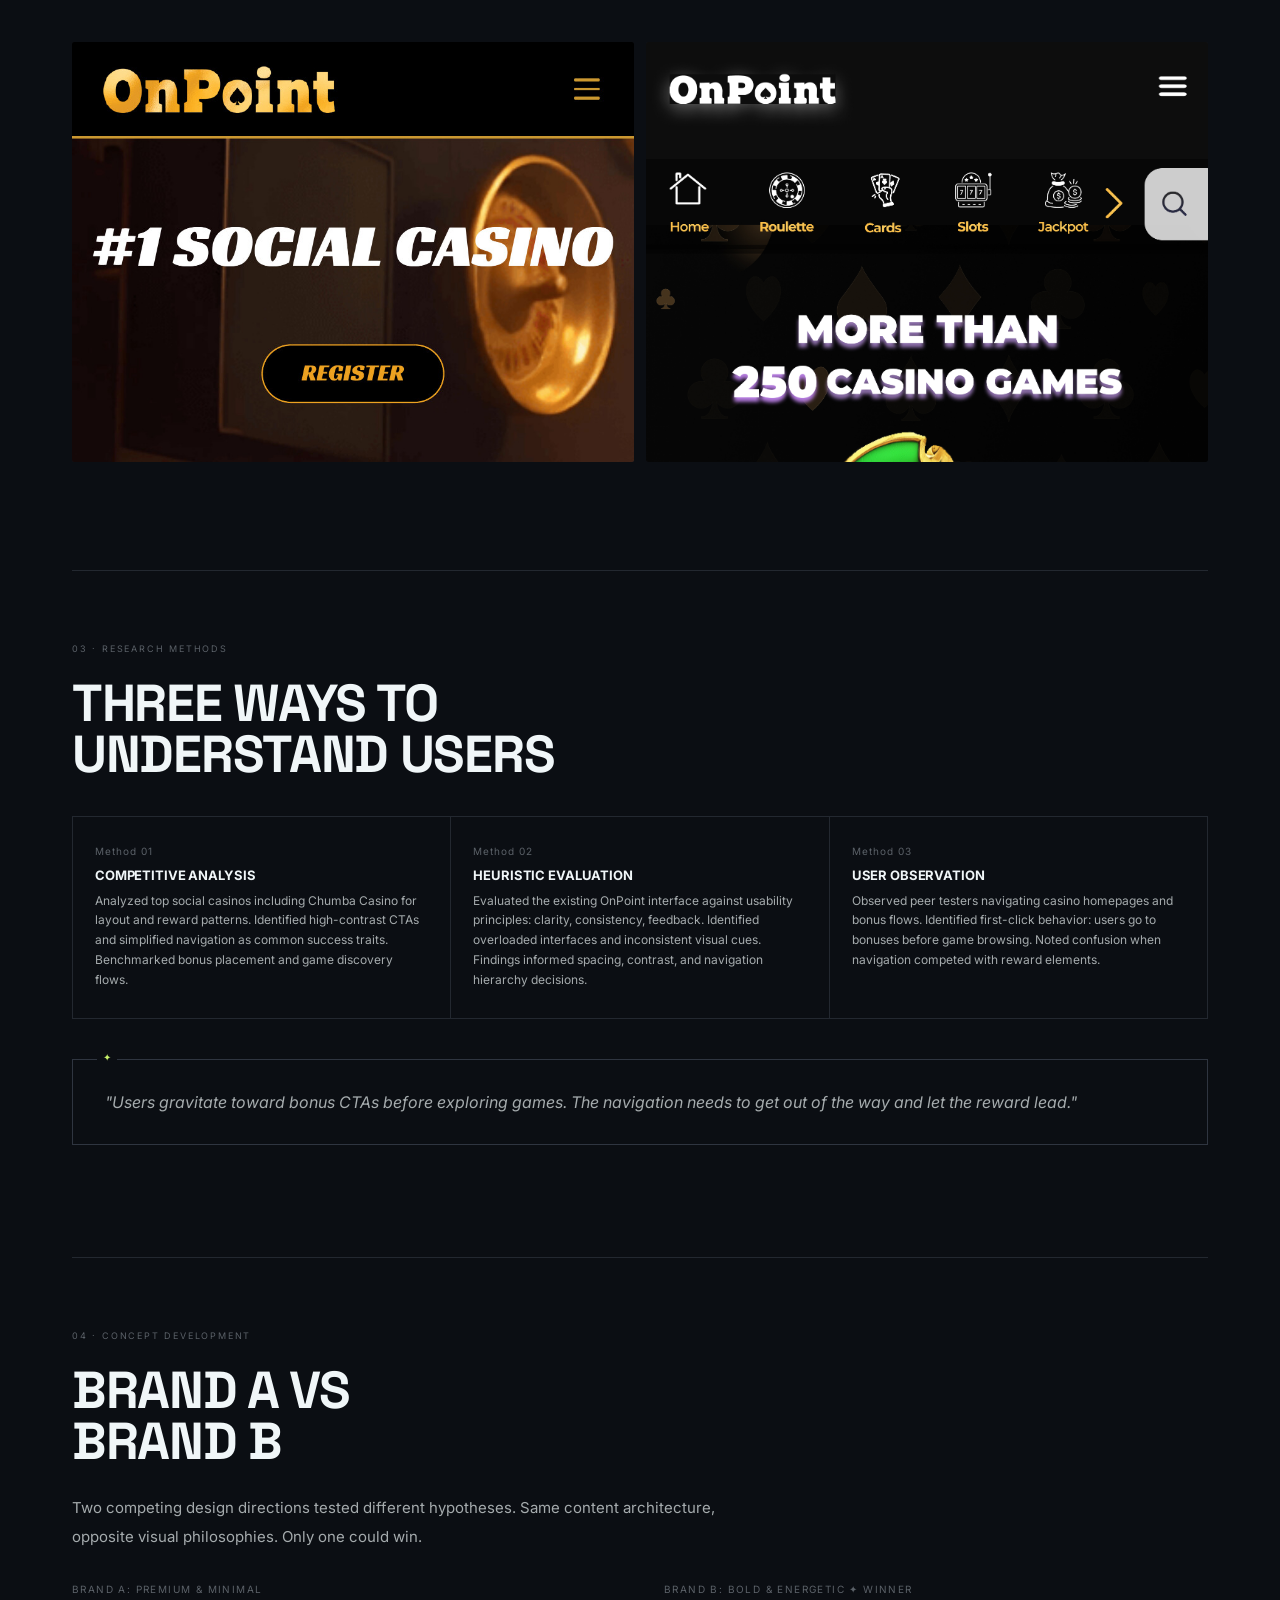
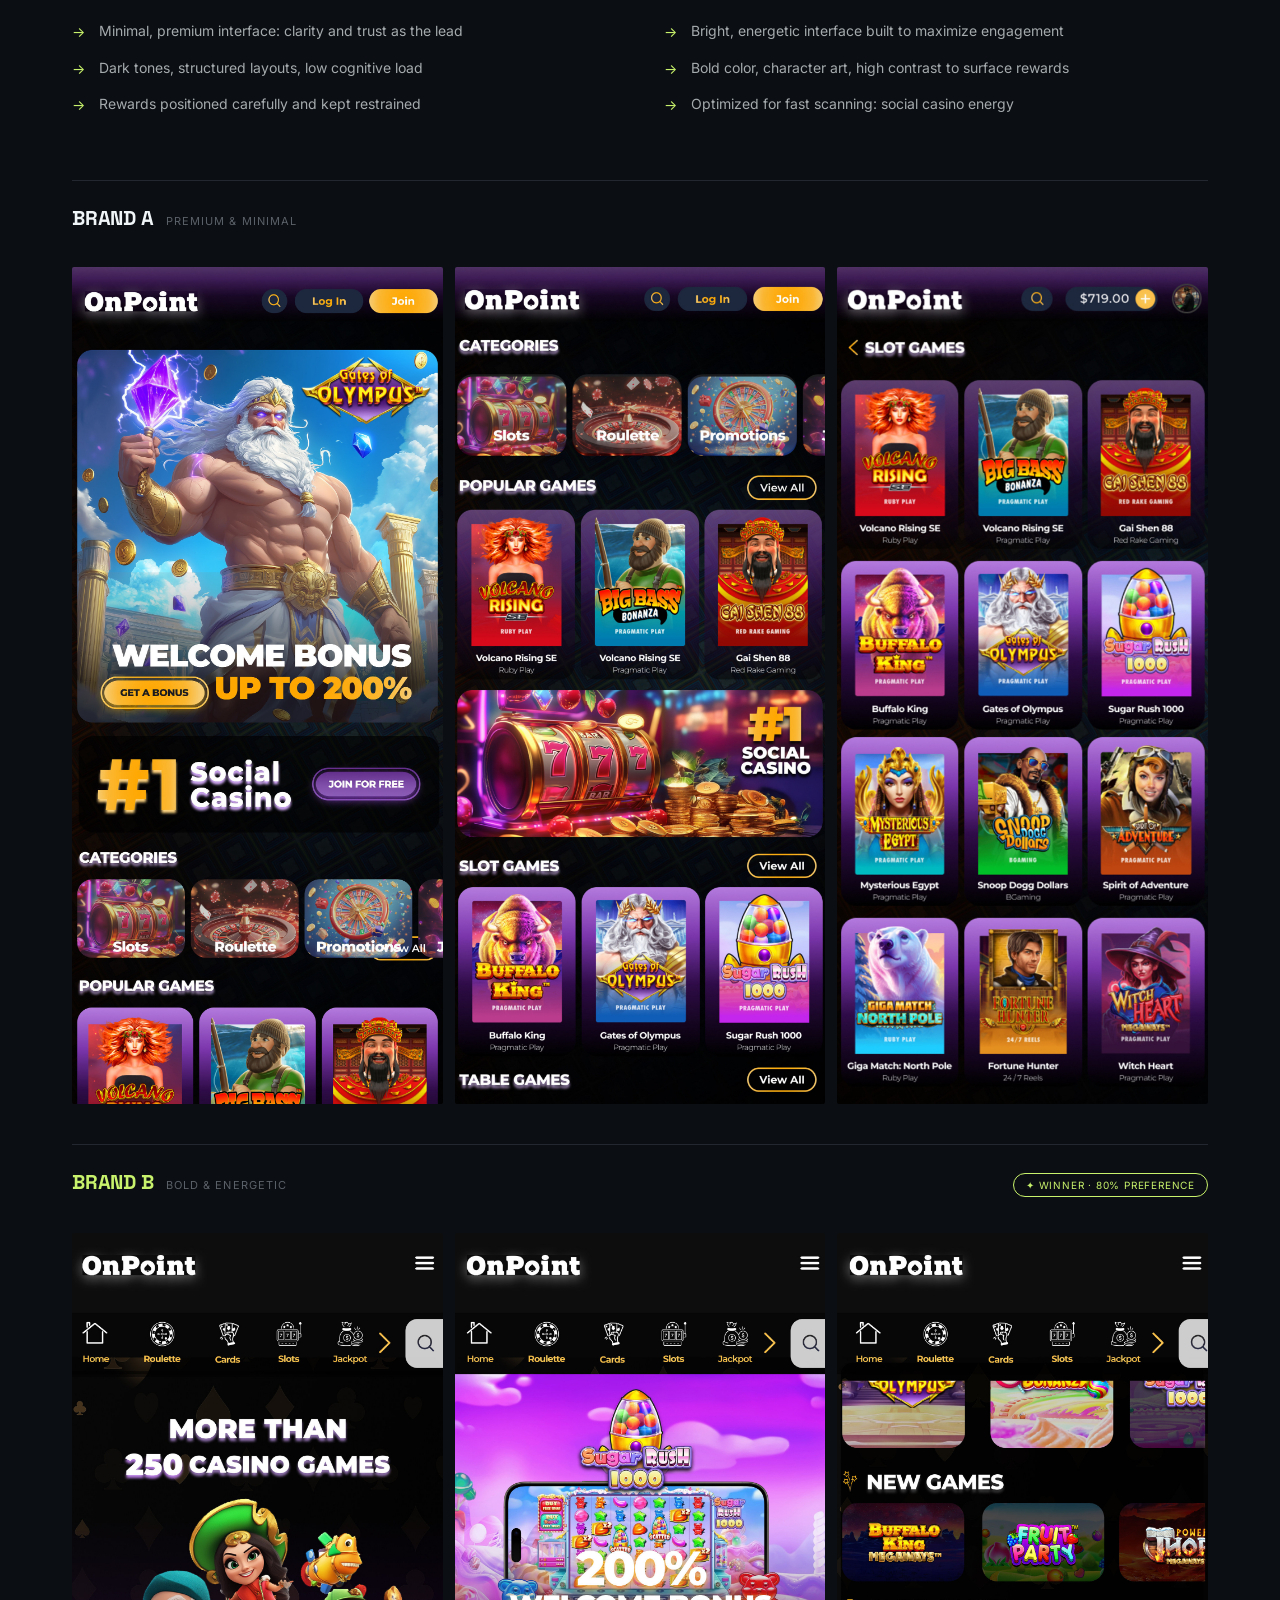
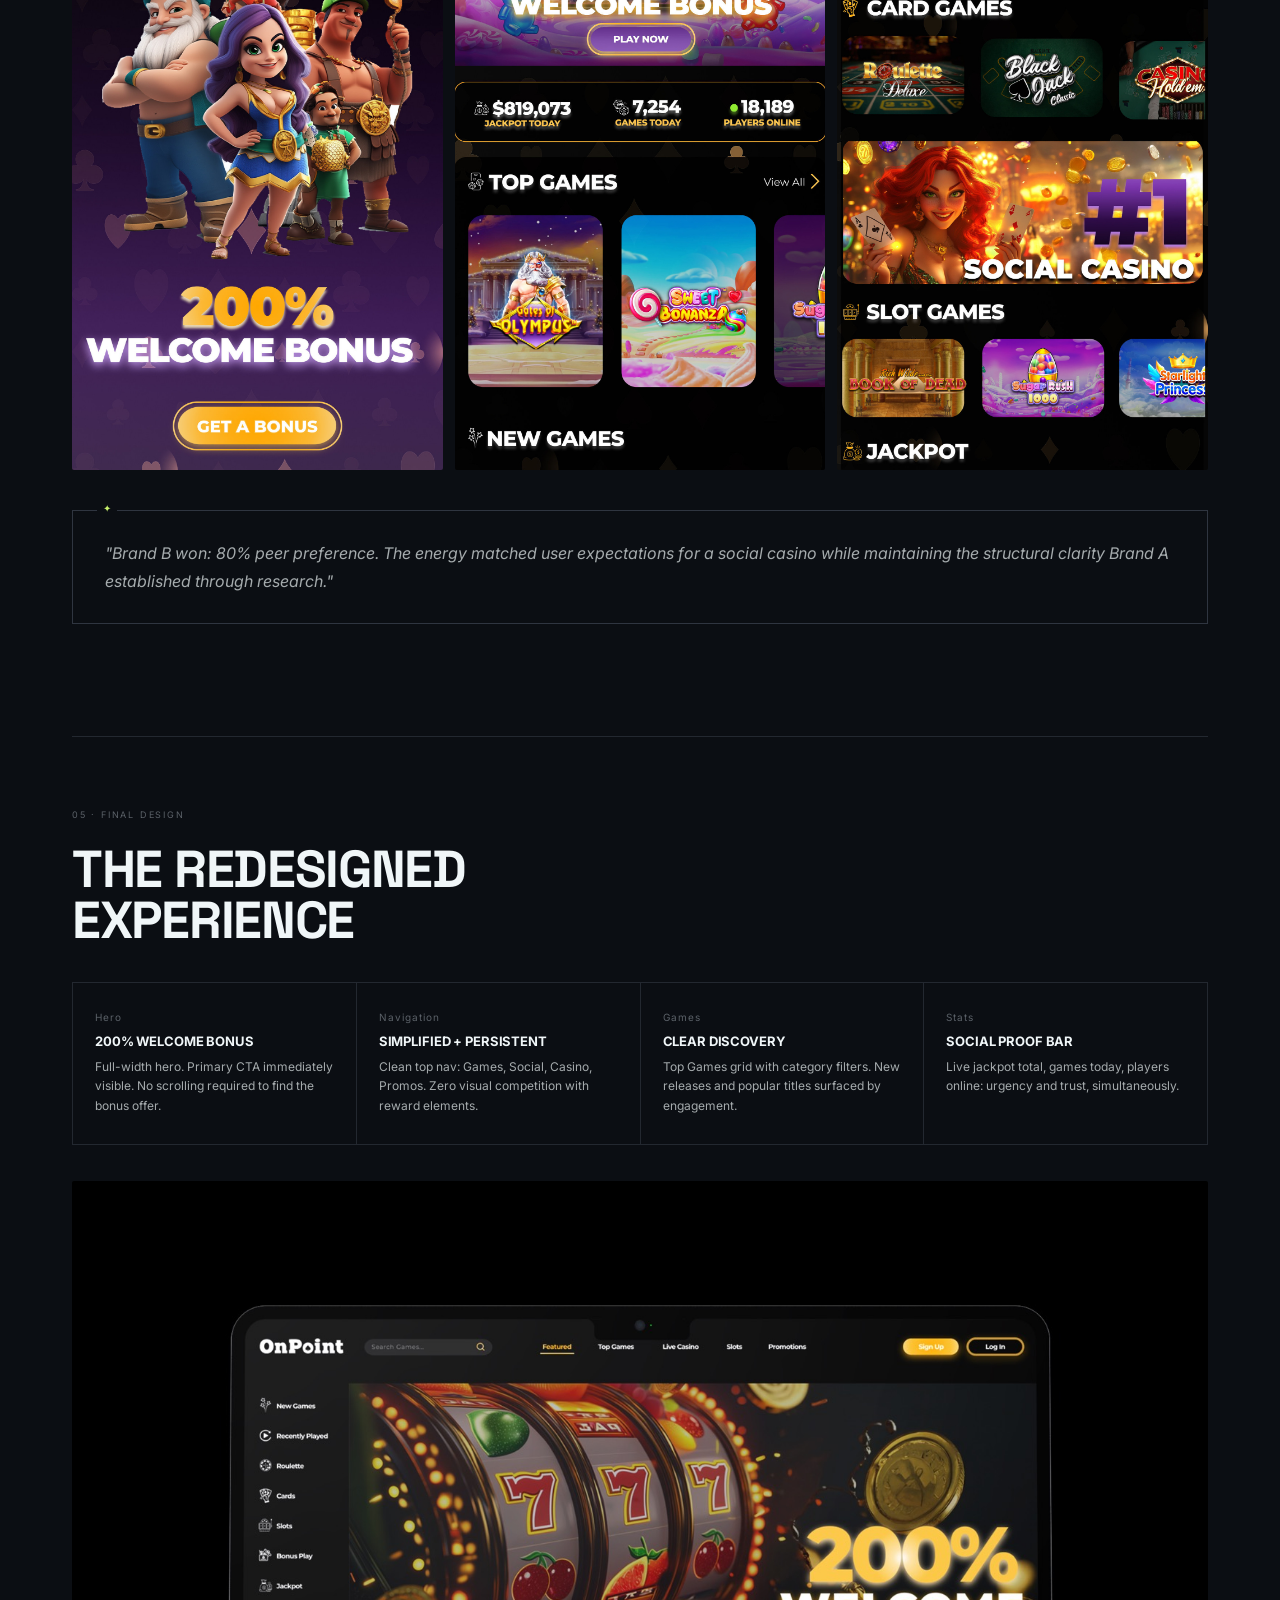
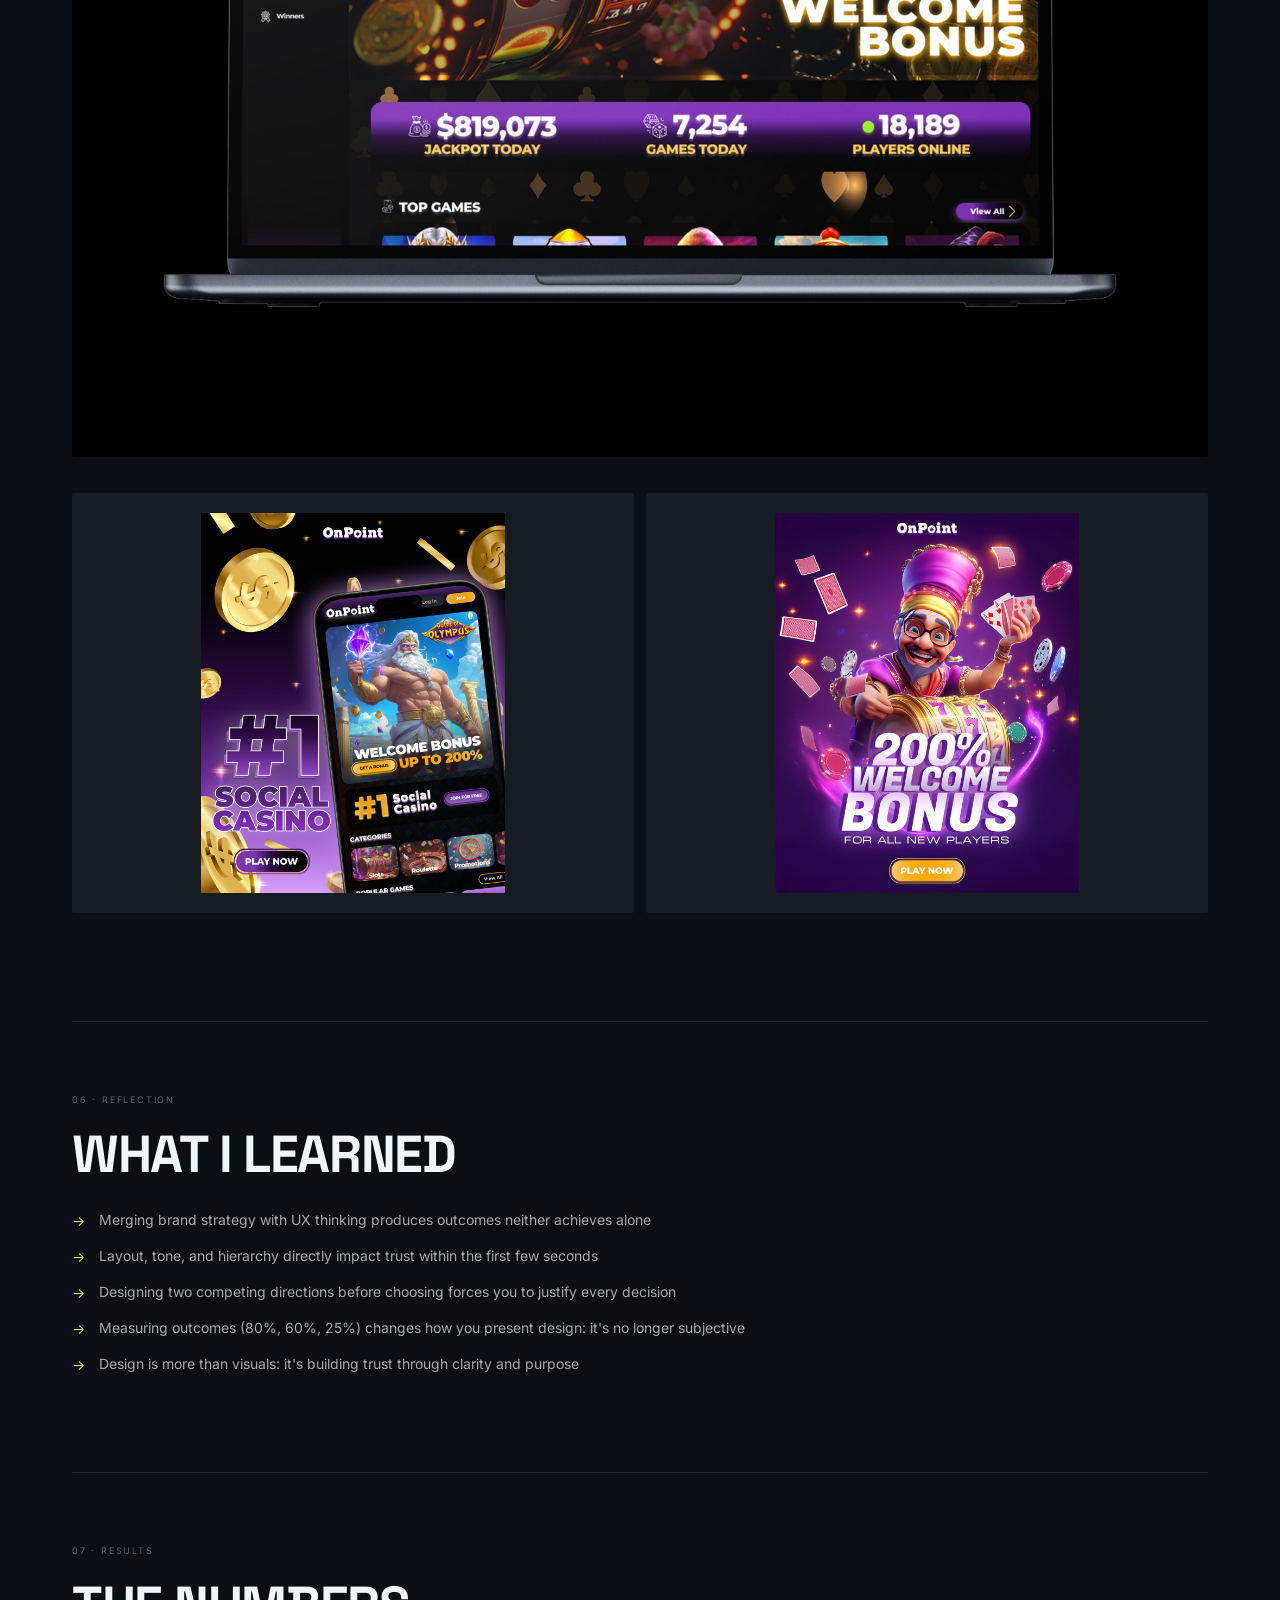
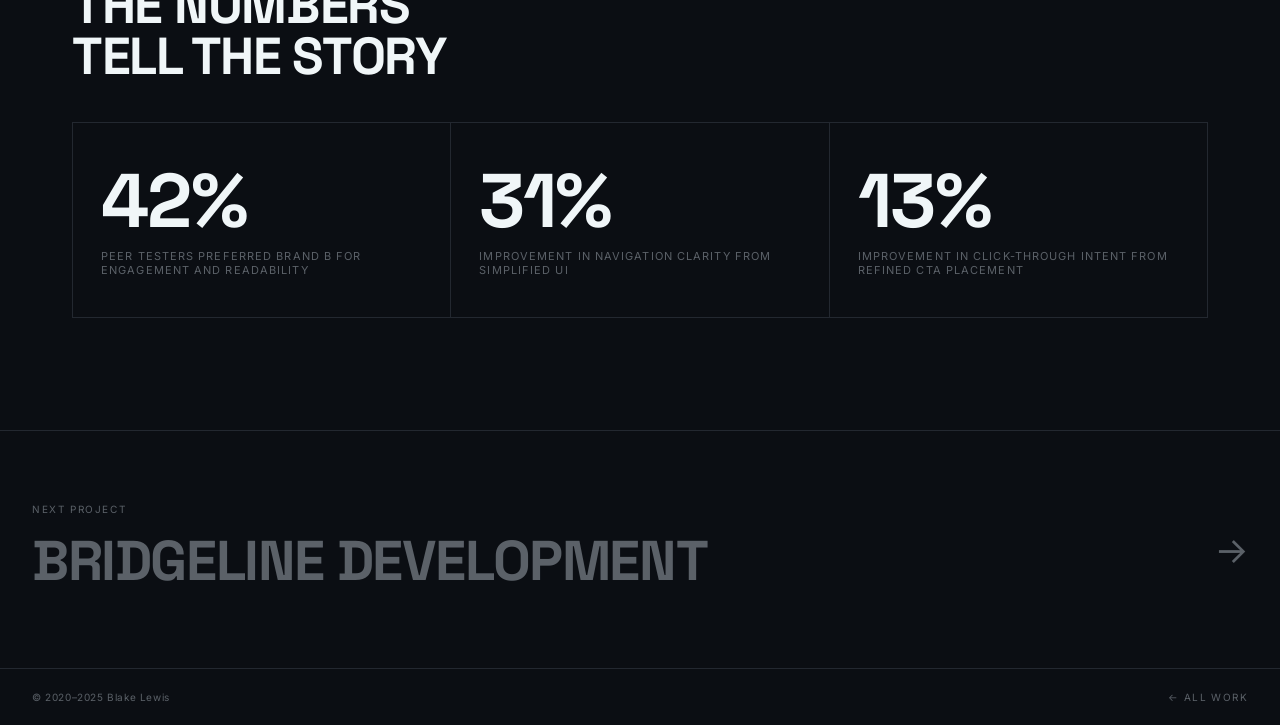
<file: case-studies/onpoint.html>
<!DOCTYPE html>
<html lang="en">
<head>
  <meta charset="UTF-8">
  <meta name="viewport" content="width=device-width, initial-scale=1.0">
  <title>OnPoint Casino · Blake Lewis</title>
  <link rel="preconnect" href="https://fonts.googleapis.com">
  <link rel="preconnect" href="https://fonts.gstatic.com" crossorigin>
  <link href="https://fonts.googleapis.com/css2?family=Inter:ital,wght@0,300;0,400;0,700;0,800;0,900;1,300&family=Space+Grotesk:wght@500;700&display=swap" rel="stylesheet">
  <link rel="icon" type="image/png" href="../images/favicon.png">
  <link rel="stylesheet" href="case-study.css">
</head>
<body>

<nav>
  <a class="logo" href="../index.html"><img class="logo-img" src="../images/BL-Logo.png" alt="Blake Lewis"></a>
  <a class="nav-back" href="../index.html">← All work</a>
</nav>

<section class="cs-hero">
  <div class="cs-eyebrow">
    <span class="cs-eyebrow-star">✦</span>
    <span class="cs-tag">Experience Design</span>
    <span class="cs-eyebrow-star">✦</span>
  </div>
  <h1 class="cs-h1">OnPoint<br>Casino</h1>
  <div class="cs-meta">
    <div class="cs-meta-item">
      <p class="cs-meta-label">Role</p>
      <p class="cs-meta-value">UX Designer · Visual Designer</p>
    </div>
    <div class="cs-meta-item">
      <p class="cs-meta-label">Year</p>
      <p class="cs-meta-value">Fall 2025</p>
    </div>
    <div class="cs-meta-item">
      <p class="cs-meta-label">Tools</p>
      <p class="cs-meta-value">Figma · Illustrator · Midjourney · Photoshop</p>
    </div>
    <div class="cs-meta-item">
      <p class="cs-meta-label">Type</p>
      <p class="cs-meta-value">UX Redesign · Social Casino Platform</p>
    </div>
  </div>
</section>

<div class="cs-body">

  <section class="cs-section">
    <p class="cs-section-label">01 · Overview</p>
    <h2 class="cs-h2">Reimagining a<br>Social Casino</h2>
    <p class="cs-text">OnPoint Casino is a social casino platform: slots, roulette, card games with virtual currency. The existing site had serious problems: cluttered layout, poor visual hierarchy, and low brand credibility. Users disengaged before they ever played.</p>
    <p class="cs-text">I redesigned the homepage experience from the ground up: three research methods, two competing concept directions, peer testing, and measurable outcomes.</p>
    <div class="quote-box">
      <p>"Users judge casino platforms in seconds, not minutes. Clean layouts and bold incentives build trust faster than complex visuals."</p>
    </div>
  </section>

  <section class="cs-section">
    <p class="cs-section-label">02 · Design Challenge</p>
    <h2 class="cs-h2">What Wasn't<br>Working</h2>
    <div class="two-col">
      <div>
        <p class="two-col-label">Problems</p>
        <ul class="outcomes outcomes-problems">
          <li class="outcome">Poor visual hierarchy: rewards and navigation impossible to scan</li>
          <li class="outcome">Cluttered layouts and overlapping content reduced readability</li>
          <li class="outcome">Low brand credibility made the platform feel untrustworthy</li>
          <li class="outcome">Navigation competed visually with reward messaging</li>
        </ul>
      </div>
      <div>
        <p class="two-col-label">Solution direction</p>
        <ul class="outcomes">
          <li class="outcome">Clear, reward-forward interface with structured grids</li>
          <li class="outcome">CTAs, bonuses, and top games prioritized through contrast and spacing</li>
          <li class="outcome">Dark tones and structured layouts to reduce cognitive load</li>
          <li class="outcome">Rewards positioned clearly without overwhelming the UI</li>
        </ul>
      </div>
    </div>
    <div class="cs-gallery cs-gallery-matched cs-gallery-top">
      <figure class="cs-figure">
        <img src="../images/case-studies/onpoint/before-old-site.jpg" alt="Original OnPoint Casino website before redesign">
        <figcaption class="cs-figure-caption">Before · original site</figcaption>
      </figure>
      <figure class="cs-figure">
        <img src="../images/case-studies/onpoint/after-mobile.png" alt="Redesigned OnPoint Casino mobile app">
        <figcaption class="cs-figure-caption">After · redesigned mobile app</figcaption>
      </figure>
    </div>
  </section>

  <section class="cs-section">
    <p class="cs-section-label">03 · Research Methods</p>
    <h2 class="cs-h2">Three Ways to<br>Understand Users</h2>
    <div class="process-grid">
      <div class="ps">
        <p class="ps-num">Method 01</p>
        <p class="ps-title">Competitive Analysis</p>
        <p class="ps-desc">Analyzed top social casinos including Chumba Casino for layout and reward patterns. Identified high-contrast CTAs and simplified navigation as common success traits. Benchmarked bonus placement and game discovery flows.</p>
      </div>
      <div class="ps">
        <p class="ps-num">Method 02</p>
        <p class="ps-title">Heuristic Evaluation</p>
        <p class="ps-desc">Evaluated the existing OnPoint interface against usability principles: clarity, consistency, feedback. Identified overloaded interfaces and inconsistent visual cues. Findings informed spacing, contrast, and navigation hierarchy decisions.</p>
      </div>
      <div class="ps">
        <p class="ps-num">Method 03</p>
        <p class="ps-title">User Observation</p>
        <p class="ps-desc">Observed peer testers navigating casino homepages and bonus flows. Identified first-click behavior: users go to bonuses before game browsing. Noted confusion when navigation competed with reward elements.</p>
      </div>
    </div>
    <div class="quote-box">
      <p>"Users gravitate toward bonus CTAs before exploring games. The navigation needs to get out of the way and let the reward lead."</p>
    </div>
  </section>

  <section class="cs-section">
    <p class="cs-section-label">04 · Concept Development</p>
    <h2 class="cs-h2">Brand A vs<br>Brand B</h2>
    <p class="cs-text">Two competing design directions tested different hypotheses. Same content architecture, opposite visual philosophies. Only one could win.</p>
    <div class="two-col" style="margin-top:32px;">
      <div>
        <p class="two-col-label">Brand A: Premium &amp; Minimal</p>
        <ul class="outcomes">
          <li class="outcome">Minimal, premium interface: clarity and trust as the lead</li>
          <li class="outcome">Dark tones, structured layouts, low cognitive load</li>
          <li class="outcome">Rewards positioned carefully and kept restrained</li>
        </ul>
      </div>
      <div>
        <p class="two-col-label">Brand B: Bold &amp; Energetic ✦ Winner</p>
        <ul class="outcomes">
          <li class="outcome">Bright, energetic interface built to maximize engagement</li>
          <li class="outcome">Bold color, character art, high contrast to surface rewards</li>
          <li class="outcome">Optimized for fast scanning: social casino energy</li>
        </ul>
      </div>
    </div>
    <div class="brand-row-label">
      <span class="brand-row-name">Brand A</span>
      <span class="brand-row-desc">Premium &amp; Minimal</span>
    </div>
    <div class="cs-gallery cs-gallery-3">
      <figure class="cs-figure">
        <img src="../images/case-studies/onpoint/onpointB-01.jpg" alt="Brand A homepage design">
        <figcaption class="cs-figure-caption">Brand A · Homepage</figcaption>
      </figure>
      <figure class="cs-figure">
        <img src="../images/case-studies/onpoint/onpointB-02.jpg" alt="Brand A games list">
        <figcaption class="cs-figure-caption">Brand A · Games</figcaption>
      </figure>
      <figure class="cs-figure">
        <img src="../images/case-studies/onpoint/onpointB-03.jpg" alt="Brand A slot games grid">
        <figcaption class="cs-figure-caption">Brand A · Slot games</figcaption>
      </figure>
    </div>

    <div class="brand-row-label">
      <span class="brand-row-name brand-row-winner">Brand B</span>
      <span class="brand-row-desc">Bold &amp; Energetic</span>
      <span class="brand-row-winner-tag">✦ Winner · 80% preference</span>
    </div>
    <div class="cs-gallery cs-gallery-3">
      <figure class="cs-figure">
        <img src="../images/case-studies/onpoint/onpoint-04.jpg" alt="Brand B homepage design">
        <figcaption class="cs-figure-caption">Brand B · Homepage</figcaption>
      </figure>
      <figure class="cs-figure">
        <img src="../images/case-studies/onpoint/onpoint-05.jpg" alt="Brand B bonus screen">
        <figcaption class="cs-figure-caption">Brand B · Bonus screen</figcaption>
      </figure>
      <figure class="cs-figure">
        <img src="../images/case-studies/onpoint/onpoint-06.jpg" alt="Brand B games list">
        <figcaption class="cs-figure-caption">Brand B · Games</figcaption>
      </figure>
    </div>
    <div class="quote-box">
      <p>"Brand B won: 80% peer preference. The energy matched user expectations for a social casino while maintaining the structural clarity Brand A established through research."</p>
    </div>
  </section>

  <section class="cs-section">
    <p class="cs-section-label">05 · Final Design</p>
    <h2 class="cs-h2">The Redesigned<br>Experience</h2>
    <div class="process-grid">
      <div class="ps"><p class="ps-num">Hero</p><p class="ps-title">200% Welcome Bonus</p><p class="ps-desc">Full-width hero. Primary CTA immediately visible. No scrolling required to find the bonus offer.</p></div>
      <div class="ps"><p class="ps-num">Navigation</p><p class="ps-title">Simplified + Persistent</p><p class="ps-desc">Clean top nav: Games, Social, Casino, Promos. Zero visual competition with reward elements.</p></div>
      <div class="ps"><p class="ps-num">Games</p><p class="ps-title">Clear Discovery</p><p class="ps-desc">Top Games grid with category filters. New releases and popular titles surfaced by engagement.</p></div>
      <div class="ps"><p class="ps-num">Stats</p><p class="ps-title">Social Proof Bar</p><p class="ps-desc">Live jackpot total, games today, players online: urgency and trust, simultaneously.</p></div>
    </div>
    <div class="cs-gallery cs-gallery-single">
      <figure class="cs-figure">
        <img src="../images/case-studies/onpoint/final-design.jpg" alt="OnPoint Casino redesigned homepage on desktop">
        <figcaption class="cs-figure-caption">Final design · desktop</figcaption>
      </figure>
    </div>
    <div class="cs-gallery cs-gallery-matched">
      <figure class="cs-figure cs-figure-contain">
        <img src="../images/case-studies/onpoint/onpoint-ad01.jpg" alt="OnPoint Casino marketing ad: Welcome Bonus">
        <figcaption class="cs-figure-caption">Marketing ad creative</figcaption>
      </figure>
      <figure class="cs-figure cs-figure-contain">
        <img src="../images/case-studies/onpoint/onpoint-ad02.jpg" alt="OnPoint Casino marketing ad: 200% Welcome Bonus">
        <figcaption class="cs-figure-caption">Marketing ad creative</figcaption>
      </figure>
    </div>
  </section>

  <section class="cs-section">
    <p class="cs-section-label">06 · Reflection</p>
    <h2 class="cs-h2">What I Learned</h2>
    <ul class="outcomes">
      <li class="outcome">Merging brand strategy with UX thinking produces outcomes neither achieves alone</li>
      <li class="outcome">Layout, tone, and hierarchy directly impact trust within the first few seconds</li>
      <li class="outcome">Designing two competing directions before choosing forces you to justify every decision</li>
      <li class="outcome">Measuring outcomes (80%, 60%, 25%) changes how you present design: it's no longer subjective</li>
      <li class="outcome">Design is more than visuals: it's building trust through clarity and purpose</li>
    </ul>
  </section>

  <section class="cs-section">
    <p class="cs-section-label">07 · Results</p>
    <h2 class="cs-h2">The Numbers<br>Tell the Story</h2>
    <div class="stat-row">
      <div class="stat-box">
        <p class="stat-num">80%</p>
        <p class="stat-label">Peer testers preferred Brand B for engagement and readability</p>
      </div>
      <div class="stat-box">
        <p class="stat-num">60%</p>
        <p class="stat-label">Improvement in navigation clarity from simplified UI</p>
      </div>
      <div class="stat-box">
        <p class="stat-num">25%</p>
        <p class="stat-label">Improvement in click-through intent from refined CTA placement</p>
      </div>
    </div>
  </section>

</div>

<a class="next-cs" href="bridgeline.html">
  <div>
    <p class="next-label">Next project</p>
    <p class="next-title">Bridgeline Development</p>
  </div>
  <span class="next-arrow">→</span>
</a>

<div class="cs-footer">
  <span class="cs-footer-copy">© 2020–2025 Blake Lewis</span>
  <a class="nav-back" href="../index.html">← All work</a>
</div>

<script src="case-study.js"></script>
</body>
</html>
</file>
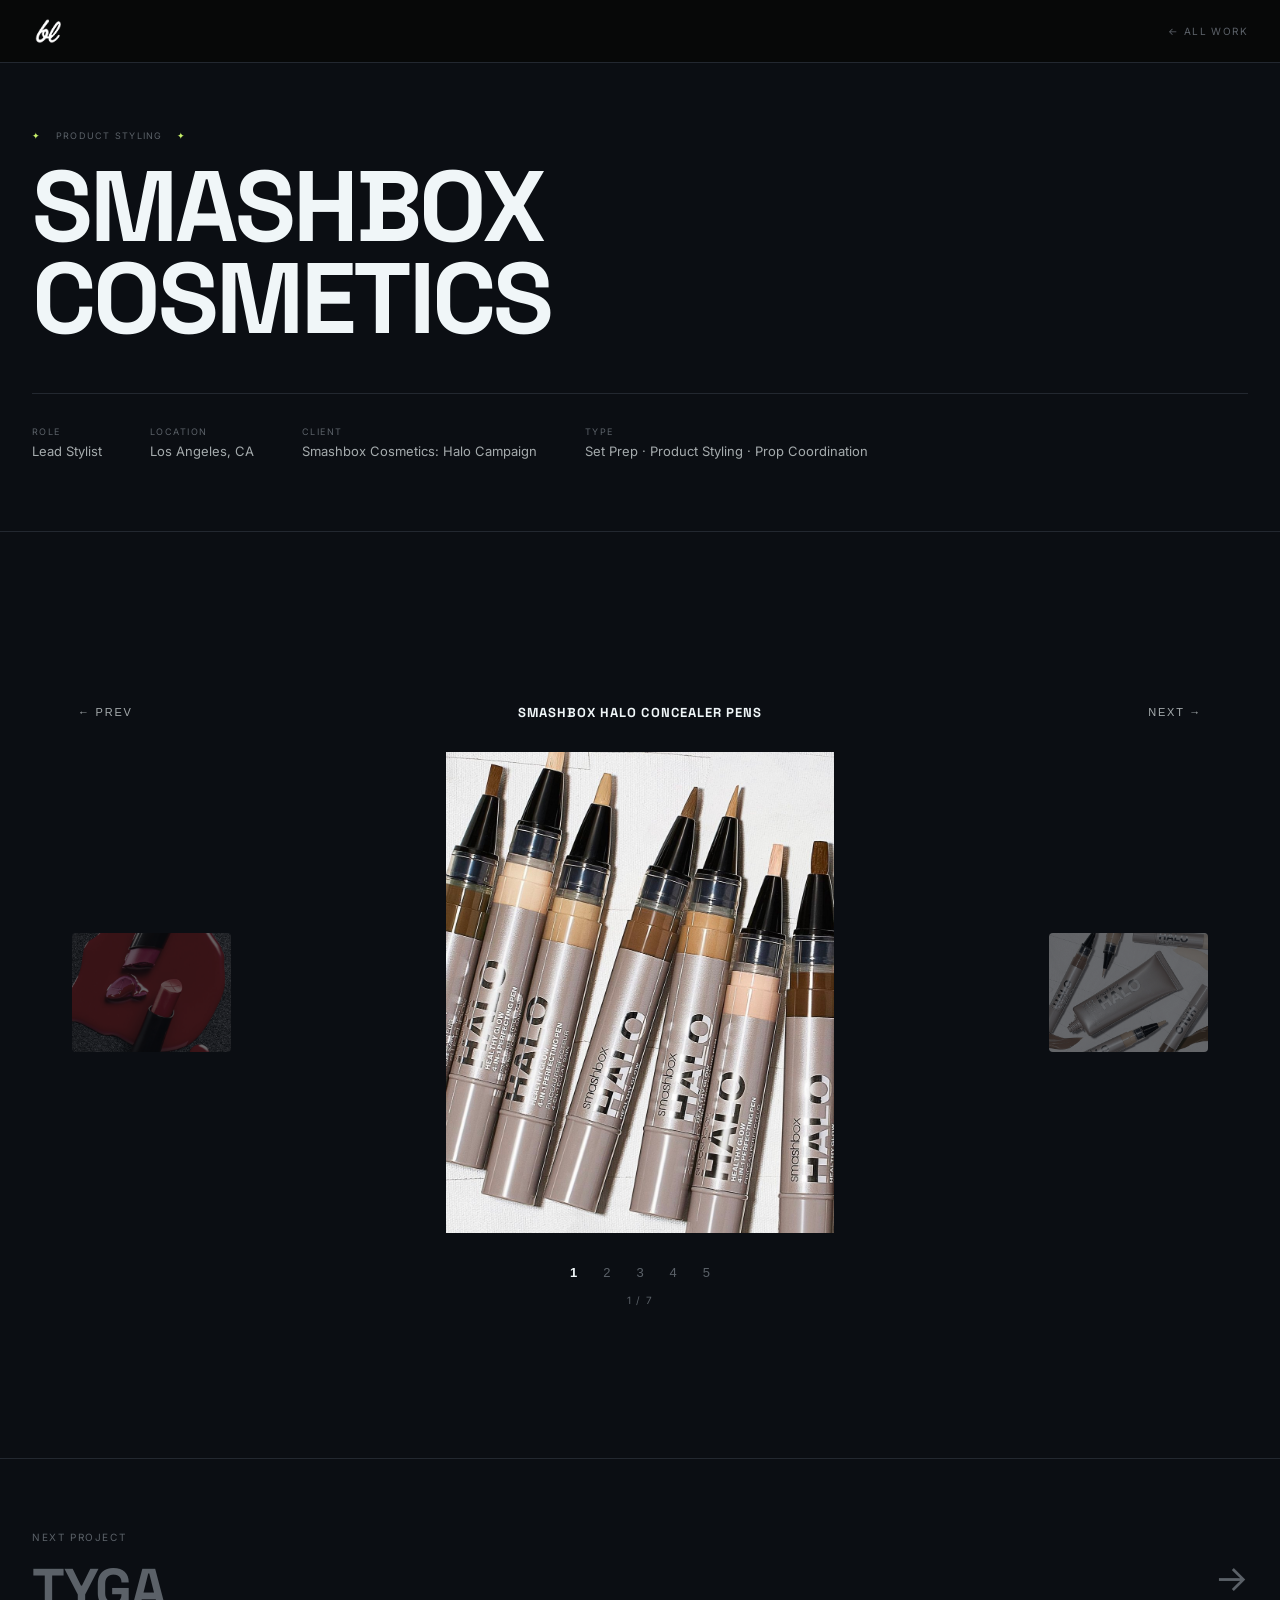
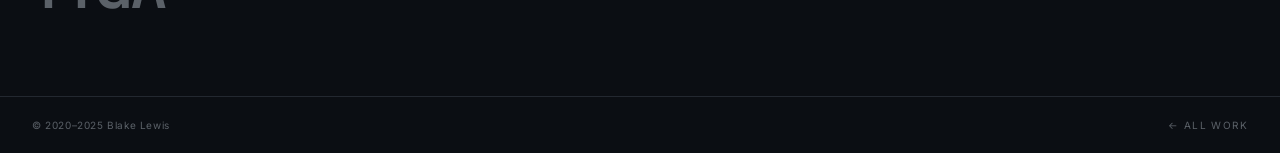
<file: case-studies/smashbox.html>
<!DOCTYPE html>
<html lang="en">
<head>
  <meta charset="UTF-8">
  <meta name="viewport" content="width=device-width, initial-scale=1.0">
  <title>Smashbox Cosmetics · Blake Lewis</title>
  <meta name="description" content="Smashbox Cosmetics Halo campaign product styling by Blake Lewis.">
  <link rel="preconnect" href="https://fonts.googleapis.com">
  <link rel="preconnect" href="https://fonts.gstatic.com" crossorigin>
  <link href="https://fonts.googleapis.com/css2?family=Inter:ital,wght@0,300;0,400;0,700;0,800;0,900;1,300&family=Space+Grotesk:wght@500;700&display=swap" rel="stylesheet">
  <link rel="icon" type="image/png" href="../images/favicon.png">
  <link rel="stylesheet" href="case-study.css">
  <link rel="stylesheet" href="../slideshow.css">
</head>
<body>

<nav>
  <a class="logo" href="../index.html"><img class="logo-img" src="../images/BL-Logo.png" alt="Blake Lewis"></a>
  <a class="nav-back" href="../index.html">← All work</a>
</nav>

<section class="cs-hero">
  <div class="cs-eyebrow">
    <span class="cs-eyebrow-star">✦</span>
    <span class="cs-tag">Product Styling</span>
    <span class="cs-eyebrow-star">✦</span>
  </div>
  <h1 class="cs-h1">Smashbox<br>Cosmetics</h1>
  <div class="cs-meta">
    <div class="cs-meta-item">
      <p class="cs-meta-label">Role</p>
      <p class="cs-meta-value">Lead Stylist</p>
    </div>
    <div class="cs-meta-item">
      <p class="cs-meta-label">Location</p>
      <p class="cs-meta-value">Los Angeles, CA</p>
    </div>
    <div class="cs-meta-item">
      <p class="cs-meta-label">Client</p>
      <p class="cs-meta-value">Smashbox Cosmetics: Halo Campaign</p>
    </div>
    <div class="cs-meta-item">
      <p class="cs-meta-label">Type</p>
      <p class="cs-meta-value">Set Prep · Product Styling · Prop Coordination</p>
    </div>
  </div>
</section>

<div class="cs-body">
  <section class="cs-section">
    <section class="slideshow" data-slideshow="smashbox" style="padding-left:0; padding-right:0;">
      <div class="slideshow-nav">
        <button class="slideshow-navlink">← Prev</button>
        <p class="slideshow-title"></p>
        <button class="slideshow-navlink slideshow-next">Next →</button>
      </div>
      <div class="slideshow-filmstrip">
        <button class="slideshow-peek slideshow-peek-prev" aria-label="Previous">
          <img alt="">
        </button>
        <div class="slideshow-stage"></div>
        <button class="slideshow-peek slideshow-peek-next" aria-label="Next">
          <img alt="">
        </button>
      </div>
      <div class="slideshow-pager"></div>
      <p class="slideshow-count"></p>
    </section>
  </section>
</div>

<a class="next-cs" href="../galleries/tyga.html">
  <div>
    <p class="next-label">Next project</p>
    <p class="next-title">Tyga</p>
  </div>
  <span class="next-arrow">→</span>
</a>

<div class="cs-footer">
  <span class="cs-footer-copy">© 2020–2025 Blake Lewis</span>
  <a class="nav-back" href="../index.html">← All work</a>
</div>

<script>
  window.SLIDESHOWS = {
    smashbox: [
      { type: 'image', src: '../images/smash-box-styling-00.jpg', title: 'Smashbox Halo concealer pens' },
      { type: 'image', src: '../images/smash-box-styling-01.jpg', title: 'Smashbox Halo tubes styled on set' },
      { type: 'image', src: '../images/smash-box-styling-03.jpg', title: 'Smashbox Halo foundation bottle' },
      { type: 'image', src: '../images/smash-box-styling-04.jpg', title: 'Smashbox Halo tubes close-up' },
      { type: 'image', src: '../images/smash-box-styling-05.jpg', title: 'Smashbox lipsticks on red silk' },
      { type: 'image', src: '../images/smash-box-styling-07.jpg', title: 'Smashbox lip liners on red concrete' },
      { type: 'image', src: '../images/smash-box-styling-09.jpg', title: 'Smashbox lip gloss and lipstick on red' }
    ]
  };
</script>
<script src="../slideshow.js"></script>
</body>
</html>
</file>
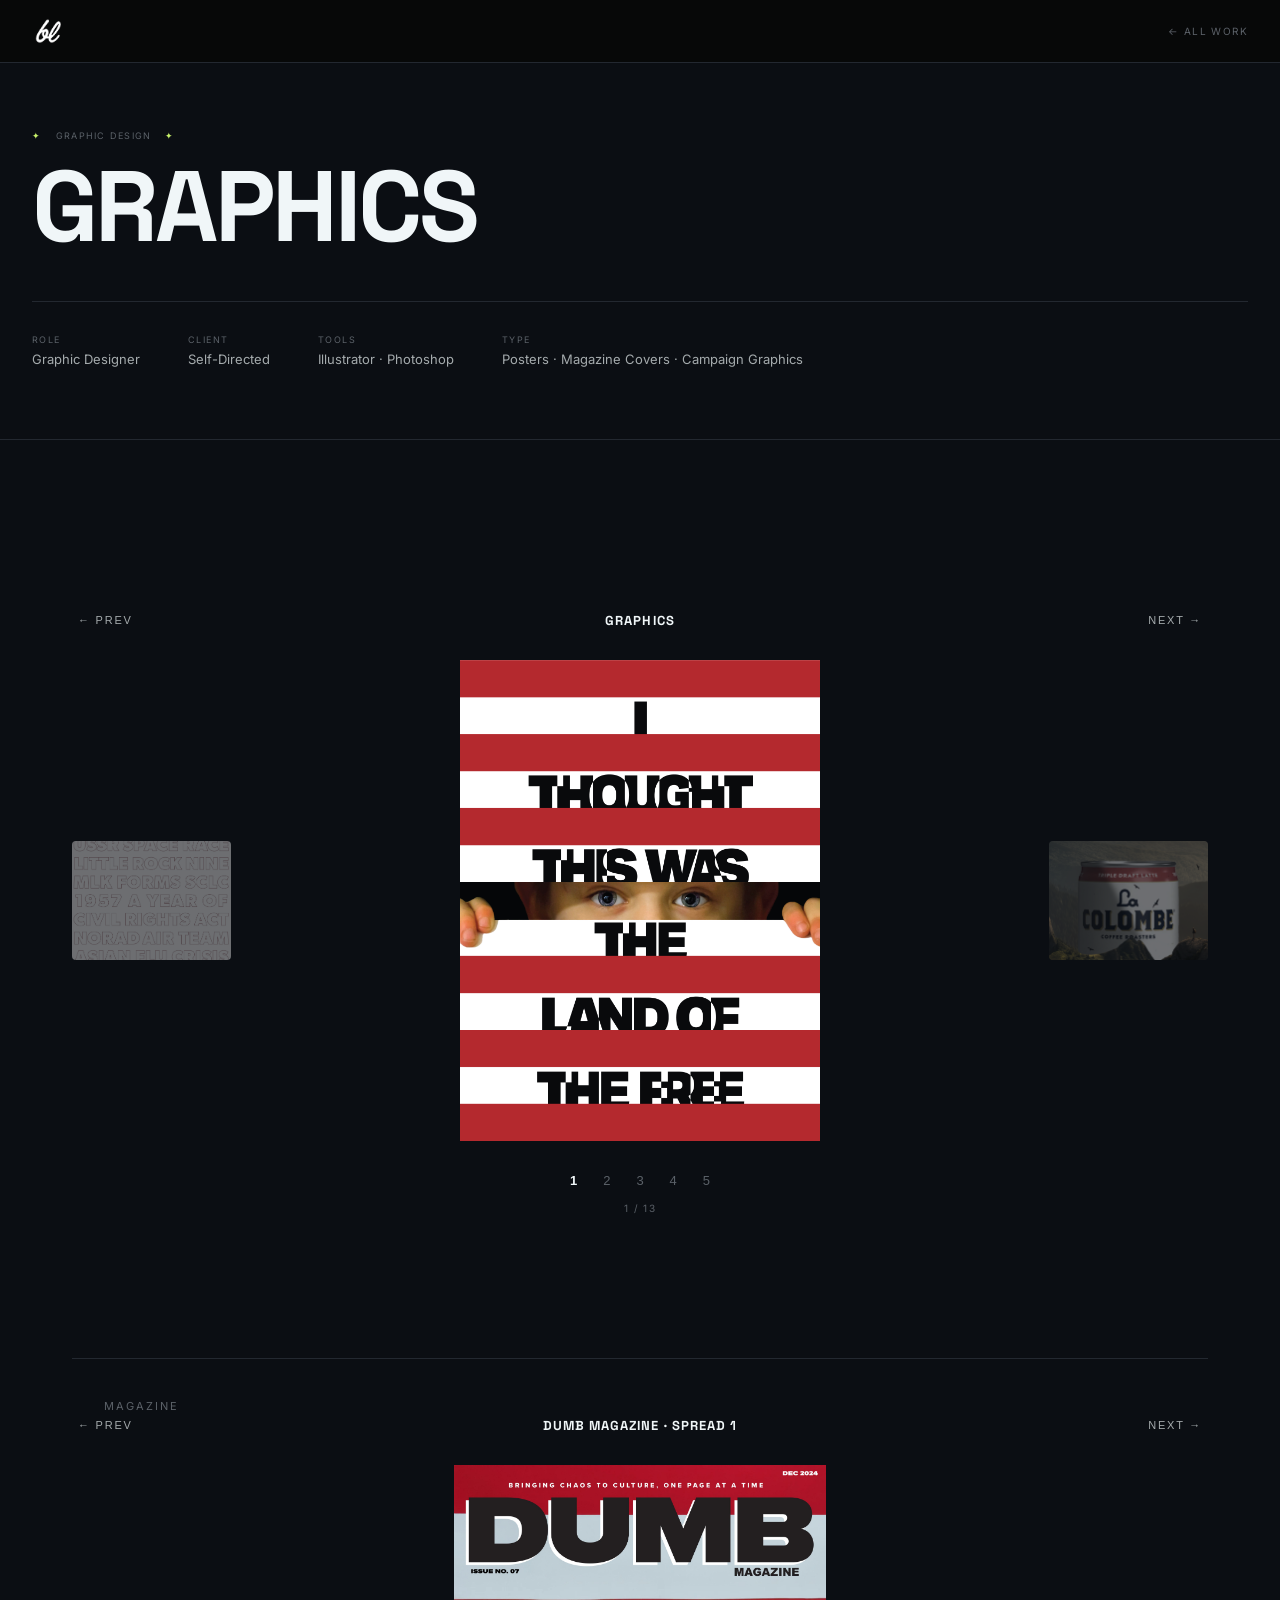
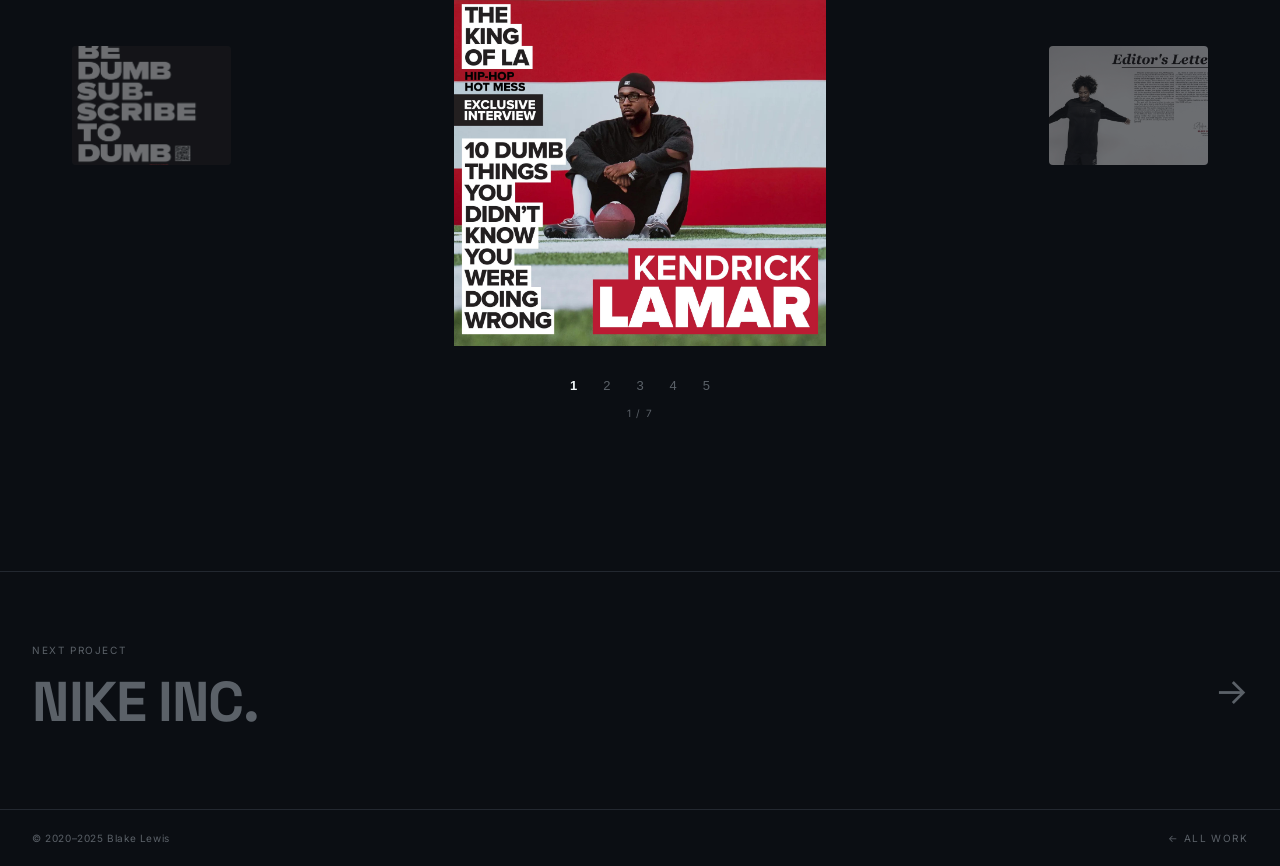
<file: galleries/graphics.html>
<!DOCTYPE html>
<html lang="en">
<head>
  <meta charset="UTF-8">
  <meta name="viewport" content="width=device-width, initial-scale=1.0">
  <title>Graphics · Blake Lewis</title>
  <meta name="description" content="Graphic design work by Blake Lewis: posters, covers, and campaign graphics.">
  <link rel="preconnect" href="https://fonts.googleapis.com">
  <link rel="preconnect" href="https://fonts.gstatic.com" crossorigin>
  <link href="https://fonts.googleapis.com/css2?family=Inter:ital,wght@0,300;0,400;0,700;0,800;0,900;1,300&family=Space+Grotesk:wght@500;700&display=swap" rel="stylesheet">
  <link rel="icon" type="image/png" href="../images/favicon.png">
  <link rel="stylesheet" href="../case-studies/case-study.css">
  <link rel="stylesheet" href="../slideshow.css">
</head>
<body>

<nav>
  <a class="logo" href="../index.html"><img class="logo-img" src="../images/BL-Logo.png" alt="Blake Lewis"></a>
  <a class="nav-back" href="../index.html">← All work</a>
</nav>

<section class="cs-hero">
  <div class="cs-eyebrow">
    <span class="cs-eyebrow-star">✦</span>
    <span class="cs-tag">Graphic Design</span>
    <span class="cs-eyebrow-star">✦</span>
  </div>
  <h1 class="cs-h1">Graphics</h1>
  <div class="cs-meta">
    <div class="cs-meta-item">
      <p class="cs-meta-label">Role</p>
      <p class="cs-meta-value">Graphic Designer</p>
    </div>
    <div class="cs-meta-item">
      <p class="cs-meta-label">Client</p>
      <p class="cs-meta-value">Self-Directed</p>
    </div>
    <div class="cs-meta-item">
      <p class="cs-meta-label">Tools</p>
      <p class="cs-meta-value">Illustrator · Photoshop</p>
    </div>
    <div class="cs-meta-item">
      <p class="cs-meta-label">Type</p>
      <p class="cs-meta-value">Posters · Magazine Covers · Campaign Graphics</p>
    </div>
  </div>
</section>

<div class="cs-body">
  <section class="cs-section">
    <section class="slideshow" data-slideshow="graphics" style="padding-left:0; padding-right:0;">
      <div class="slideshow-nav">
        <button class="slideshow-navlink">← Prev</button>
        <p class="slideshow-title"></p>
        <button class="slideshow-navlink slideshow-next">Next →</button>
      </div>
      <div class="slideshow-filmstrip">
        <button class="slideshow-peek slideshow-peek-prev" aria-label="Previous">
          <img alt="">
        </button>
        <div class="slideshow-stage"></div>
        <button class="slideshow-peek slideshow-peek-next" aria-label="Next">
          <img alt="">
        </button>
      </div>
      <div class="slideshow-pager"></div>
      <p class="slideshow-count"></p>
    </section>

    <p class="slideshow-section-label">Magazine</p>
    <section class="slideshow slideshow-stacked" data-slideshow="magazine" style="padding-left:0; padding-right:0;">
      <div class="slideshow-nav">
        <button class="slideshow-navlink">← Prev</button>
        <p class="slideshow-title"></p>
        <button class="slideshow-navlink slideshow-next">Next →</button>
      </div>
      <div class="slideshow-filmstrip">
        <button class="slideshow-peek slideshow-peek-prev" aria-label="Previous">
          <img alt="">
        </button>
        <div class="slideshow-stage"></div>
        <button class="slideshow-peek slideshow-peek-next" aria-label="Next">
          <img alt="">
        </button>
      </div>
      <div class="slideshow-pager"></div>
      <p class="slideshow-count"></p>
    </section>
  </section>
</div>

<a class="next-cs" href="styling.html">
  <div>
    <p class="next-label">Next project</p>
    <p class="next-title">Nike Inc.</p>
  </div>
  <span class="next-arrow">→</span>
</a>

<div class="cs-footer">
  <span class="cs-footer-copy">© 2020–2025 Blake Lewis</span>
  <a class="nav-back" href="../index.html">← All work</a>
</div>

<script>
  window.SLIDESHOWS = {
    graphics: [
      { type: 'image', src: '../images/graphics-thumb.jpg', title: 'Graphics' },
      { type: 'image', src: '../images/graphics-01.jpg', title: 'Graphics' },
      { type: 'image', src: '../images/graphics-03.jpg', title: 'Graphics' },
      { type: 'image', src: '../images/graphics-04.jpg', title: 'Graphics' },
      { type: 'image', src: '../images/graphics-05.jpg', title: 'Graphics' },
      { type: 'image', src: '../images/graphics-06.jpg', title: 'Graphics' },
      { type: 'image', src: '../images/graphics-07.jpg', title: 'Graphics' },
      { type: 'image', src: '../images/graphics-08.jpg', title: 'Graphics' },
      { type: 'image', src: '../images/graphics-11.jpg', title: 'Graphics' },
      { type: 'image', src: '../images/graphics-12.jpg', title: 'Graphics' },
      { type: 'image', src: '../images/graphics-13.jpg', title: 'Graphics' },
      { type: 'image', src: '../images/Graphics-02.jpg', title: 'Graphics' },
      { type: 'image', src: '../images/Graphics-1.jpeg', title: 'Graphics' }
    ],
    magazine: [
      { type: 'image', src: '../images/case-studies/dumb-magazine/page-01.jpg', title: 'DUMB Magazine · Spread 1' },
      { type: 'image', src: '../images/case-studies/dumb-magazine/page-02.jpg', title: 'DUMB Magazine · Spread 2' },
      { type: 'image', src: '../images/case-studies/dumb-magazine/page-03.jpg', title: 'DUMB Magazine · Spread 3' },
      { type: 'image', src: '../images/case-studies/dumb-magazine/page-04.jpg', title: 'DUMB Magazine · Spread 4' },
      { type: 'image', src: '../images/case-studies/dumb-magazine/page-05.jpg', title: 'DUMB Magazine · Spread 5' },
      { type: 'image', src: '../images/case-studies/dumb-magazine/page-06.jpg', title: 'DUMB Magazine · Spread 6' },
      { type: 'image', src: '../images/case-studies/dumb-magazine/page-07.jpg', title: 'DUMB Magazine · Spread 7' }
    ]
  };
</script>
<script src="../slideshow.js"></script>
</body>
</html>
</file>
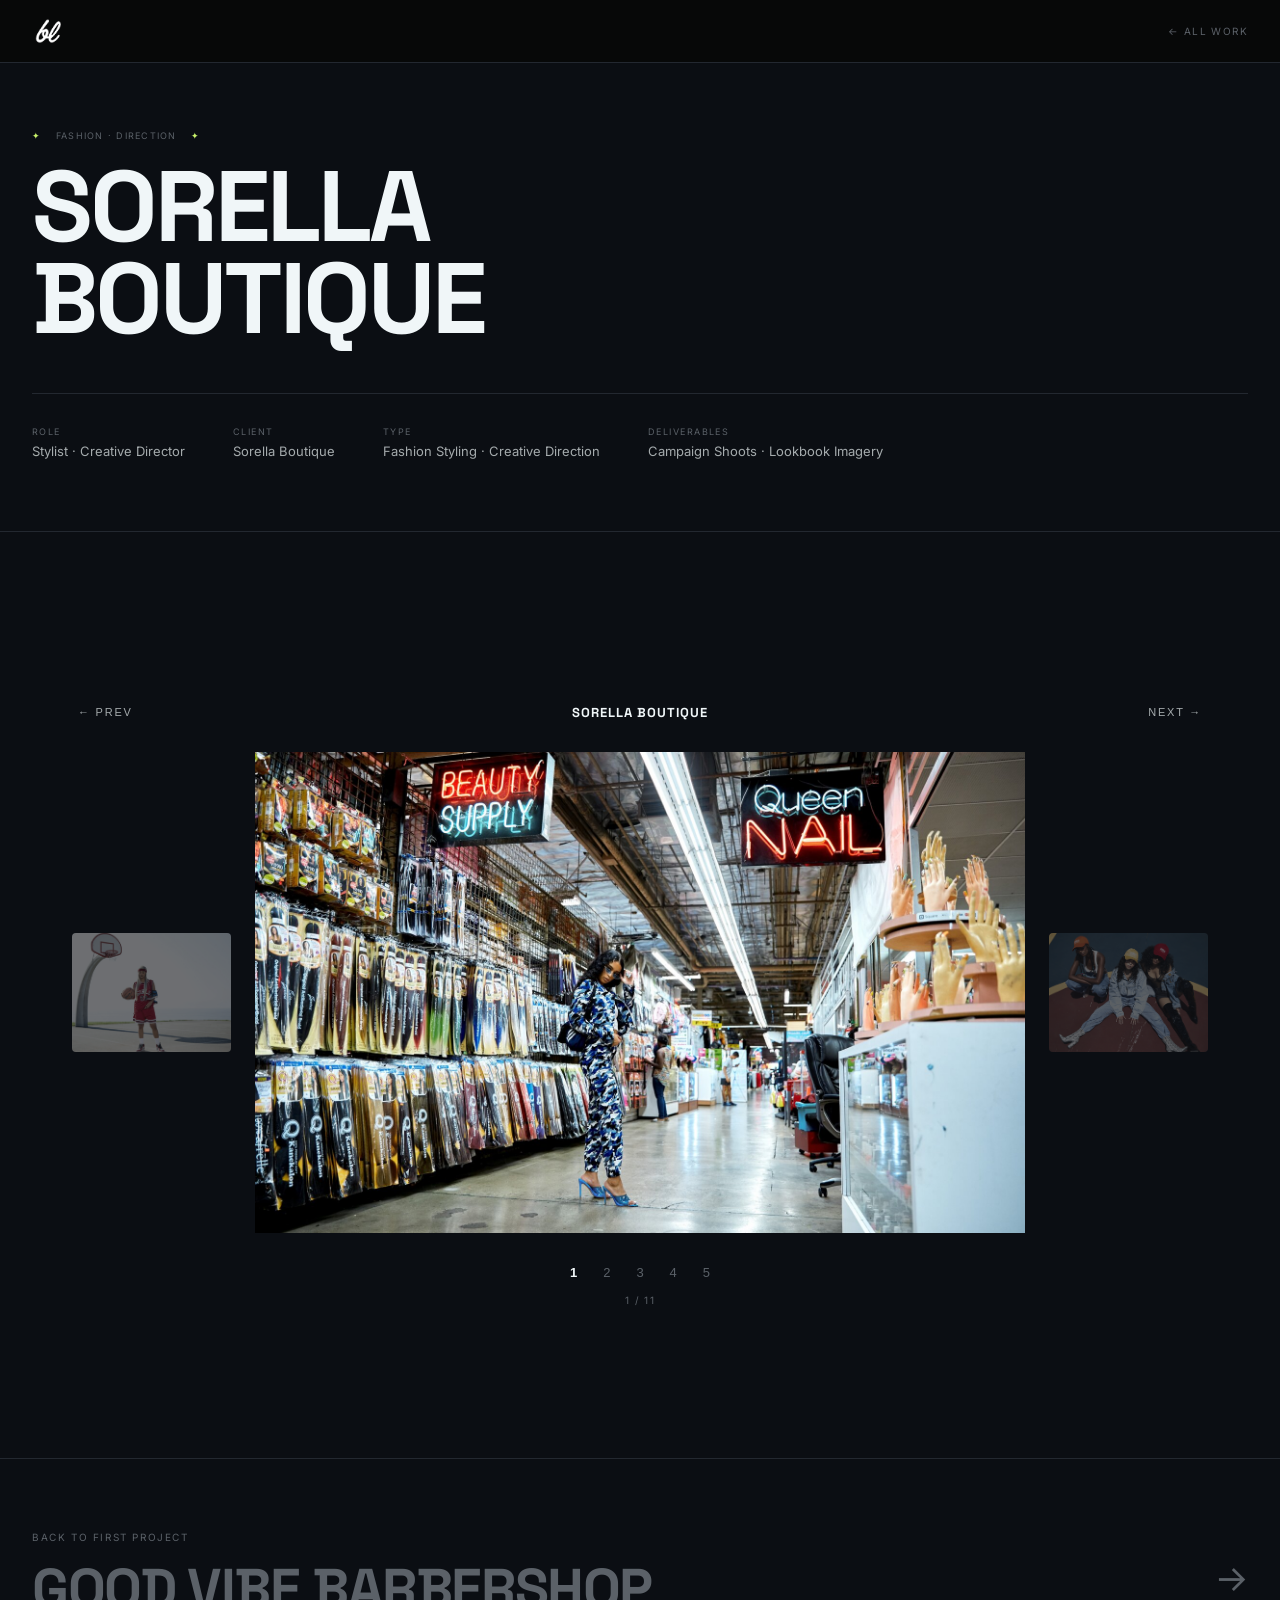
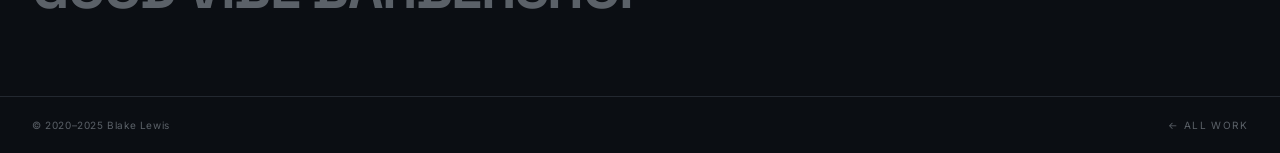
<file: galleries/sorella.html>
<!DOCTYPE html>
<html lang="en">
<head>
  <meta charset="UTF-8">
  <meta name="viewport" content="width=device-width, initial-scale=1.0">
  <title>Sorella Boutique · Blake Lewis</title>
  <meta name="description" content="Sorella Boutique fashion styling and creative direction by Blake Lewis.">
  <link rel="preconnect" href="https://fonts.googleapis.com">
  <link rel="preconnect" href="https://fonts.gstatic.com" crossorigin>
  <link href="https://fonts.googleapis.com/css2?family=Inter:ital,wght@0,300;0,400;0,700;0,800;0,900;1,300&family=Space+Grotesk:wght@500;700&display=swap" rel="stylesheet">
  <link rel="icon" type="image/png" href="../images/favicon.png">
  <link rel="stylesheet" href="../case-studies/case-study.css">
  <link rel="stylesheet" href="../slideshow.css">
</head>
<body>

<nav>
  <a class="logo" href="../index.html"><img class="logo-img" src="../images/BL-Logo.png" alt="Blake Lewis"></a>
  <a class="nav-back" href="../index.html">← All work</a>
</nav>

<section class="cs-hero">
  <div class="cs-eyebrow">
    <span class="cs-eyebrow-star">✦</span>
    <span class="cs-tag">Fashion · Direction</span>
    <span class="cs-eyebrow-star">✦</span>
  </div>
  <h1 class="cs-h1">Sorella<br>Boutique</h1>
  <div class="cs-meta">
    <div class="cs-meta-item">
      <p class="cs-meta-label">Role</p>
      <p class="cs-meta-value">Stylist · Creative Director</p>
    </div>
    <div class="cs-meta-item">
      <p class="cs-meta-label">Client</p>
      <p class="cs-meta-value">Sorella Boutique</p>
    </div>
    <div class="cs-meta-item">
      <p class="cs-meta-label">Type</p>
      <p class="cs-meta-value">Fashion Styling · Creative Direction</p>
    </div>
    <div class="cs-meta-item">
      <p class="cs-meta-label">Deliverables</p>
      <p class="cs-meta-value">Campaign Shoots · Lookbook Imagery</p>
    </div>
  </div>
</section>

<div class="cs-body">
  <section class="cs-section">
    <section class="slideshow" data-slideshow="sorella" style="padding-left:0; padding-right:0;">
      <div class="slideshow-nav">
        <button class="slideshow-navlink">← Prev</button>
        <p class="slideshow-title"></p>
        <button class="slideshow-navlink slideshow-next">Next →</button>
      </div>
      <div class="slideshow-filmstrip">
        <button class="slideshow-peek slideshow-peek-prev" aria-label="Previous">
          <img alt="">
        </button>
        <div class="slideshow-stage"></div>
        <button class="slideshow-peek slideshow-peek-next" aria-label="Next">
          <img alt="">
        </button>
      </div>
      <div class="slideshow-pager"></div>
      <p class="slideshow-count"></p>
    </section>
  </section>
</div>

<a class="next-cs" href="../case-studies/good-vibe.html">
  <div>
    <p class="next-label">Back to first project</p>
    <p class="next-title">Good Vibe Barbershop</p>
  </div>
  <span class="next-arrow">→</span>
</a>

<div class="cs-footer">
  <span class="cs-footer-copy">© 2020–2025 Blake Lewis</span>
  <a class="nav-back" href="../index.html">← All work</a>
</div>

<script>
  window.SLIDESHOWS = {
    sorella: [
      { type: 'image', src: '../images/sorella-001.jpg', title: 'Sorella Boutique' },
      { type: 'image', src: '../images/sorella-002.jpg', title: 'Sorella Boutique' },
      { type: 'image', src: '../images/sorella-02.jpg', title: 'Sorella Boutique' },
      { type: 'image', src: '../images/sorella-03.jpg', title: 'Sorella Boutique' },
      { type: 'image', src: '../images/sorella-04.jpg', title: 'Sorella Boutique' },
      { type: 'image', src: '../images/sorella-05.jpg', title: 'Sorella Boutique' },
      { type: 'image', src: '../images/sorella-06.jpg', title: 'Sorella Boutique' },
      { type: 'image', src: '../images/sorella-08.jpg', title: 'Sorella Boutique' },
      { type: 'image', src: '../images/sorella-10.jpg', title: 'Sorella Boutique' },
      { type: 'image', src: '../images/sorella-11.jpg', title: 'Sorella Boutique' },
      { type: 'image', src: '../images/sorella-12.jpg', title: 'Sorella Boutique' }
    ]
  };
</script>
<script src="../slideshow.js"></script>
</body>
</html>
</file>
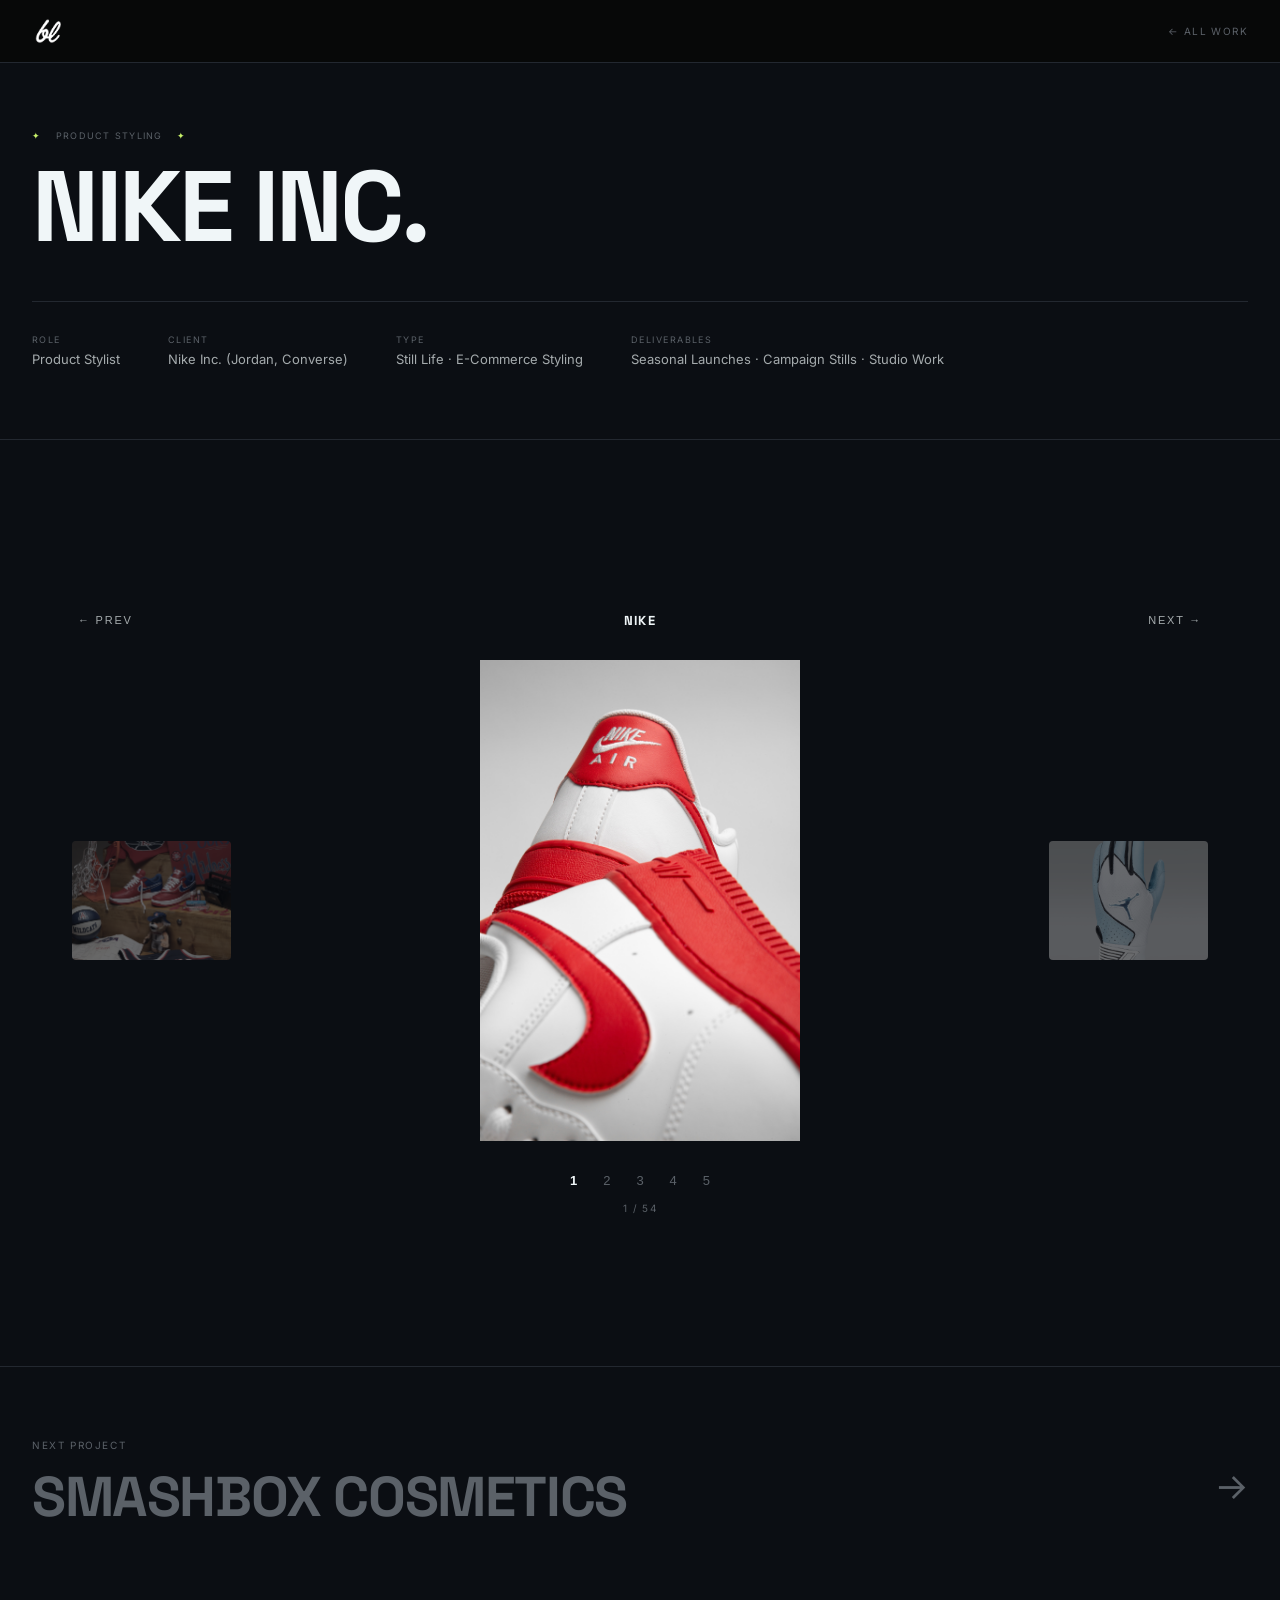
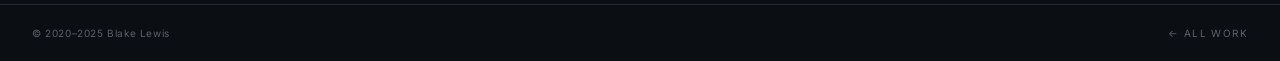
<file: galleries/styling.html>
<!DOCTYPE html>
<html lang="en">
<head>
  <meta charset="UTF-8">
  <meta name="viewport" content="width=device-width, initial-scale=1.0">
  <title>Nike Inc. · Blake Lewis</title>
  <meta name="description" content="Nike, Jordan, Converse product styling: still life and e-commerce work by Blake Lewis.">
  <link rel="preconnect" href="https://fonts.googleapis.com">
  <link rel="preconnect" href="https://fonts.gstatic.com" crossorigin>
  <link href="https://fonts.googleapis.com/css2?family=Inter:ital,wght@0,300;0,400;0,700;0,800;0,900;1,300&family=Space+Grotesk:wght@500;700&display=swap" rel="stylesheet">
  <link rel="icon" type="image/png" href="../images/favicon.png">
  <link rel="stylesheet" href="../case-studies/case-study.css">
  <link rel="stylesheet" href="../slideshow.css">
</head>
<body>

<nav>
  <a class="logo" href="../index.html"><img class="logo-img" src="../images/BL-Logo.png" alt="Blake Lewis"></a>
  <a class="nav-back" href="../index.html">← All work</a>
</nav>

<section class="cs-hero">
  <div class="cs-eyebrow">
    <span class="cs-eyebrow-star">✦</span>
    <span class="cs-tag">Product Styling</span>
    <span class="cs-eyebrow-star">✦</span>
  </div>
  <h1 class="cs-h1">Nike Inc.</h1>
  <div class="cs-meta">
    <div class="cs-meta-item">
      <p class="cs-meta-label">Role</p>
      <p class="cs-meta-value">Product Stylist</p>
    </div>
    <div class="cs-meta-item">
      <p class="cs-meta-label">Client</p>
      <p class="cs-meta-value">Nike Inc. (Jordan, Converse)</p>
    </div>
    <div class="cs-meta-item">
      <p class="cs-meta-label">Type</p>
      <p class="cs-meta-value">Still Life · E-Commerce Styling</p>
    </div>
    <div class="cs-meta-item">
      <p class="cs-meta-label">Deliverables</p>
      <p class="cs-meta-value">Seasonal Launches · Campaign Stills · Studio Work</p>
    </div>
  </div>
</section>

<div class="cs-body">
  <section class="cs-section">
    <section class="slideshow" data-slideshow="styling" style="padding-left:0; padding-right:0;">
      <div class="slideshow-nav">
        <button class="slideshow-navlink">← Prev</button>
        <p class="slideshow-title"></p>
        <button class="slideshow-navlink slideshow-next">Next →</button>
      </div>
      <div class="slideshow-filmstrip">
        <button class="slideshow-peek slideshow-peek-prev" aria-label="Previous">
          <img alt="">
        </button>
        <div class="slideshow-stage"></div>
        <button class="slideshow-peek slideshow-peek-next" aria-label="Next">
          <img alt="">
        </button>
      </div>
      <div class="slideshow-pager"></div>
      <p class="slideshow-count"></p>
    </section>
  </section>
</div>

<a class="next-cs" href="../case-studies/smashbox.html">
  <div>
    <p class="next-label">Next project</p>
    <p class="next-title">Smashbox Cosmetics</p>
  </div>
  <span class="next-arrow">→</span>
</a>

<div class="cs-footer">
  <span class="cs-footer-copy">© 2020–2025 Blake Lewis</span>
  <a class="nav-back" href="../index.html">← All work</a>
</div>

<script>
  window.SLIDESHOWS = {
    styling: [
      ['../images/nike-styling-3.JPG', 'Nike'],
      ['../images/styling-36.jpeg', 'Jordan'],
      ['../images/nike_styling_005.jpeg', 'Nike'],
      ['../images/nike-styling-05.avif', 'Nike'],
      ['../images/styling-31.jpeg', 'Nike'],
      ['../images/nike_styling_009.jpeg', 'Nike'],
      ['../images/styling-08.jpeg', 'Nike'],
      ['../images/nike-styling-06.avif', 'Nike'],
      ['../images/nike-styling-03.avif', 'Nike'],
      ['../images/styling-25.png', 'Jordan'],
      ['../images/styling-35.png', 'Jordan'],
      ['../images/styling-43.jpeg', 'Nike'],
      ['../images/nike-styling-04.avif', 'Nike'],
      ['../images/nike_styling_010.jpeg', 'Nike'],
      ['../images/nike-styling-08.avif', 'Nike'],
      ['../images/styling-16.png', 'Nike'],
      ['../images/styling-34.jpeg', 'Nike'],
      ['../images/nike_styling_006.jpeg', 'Nike'],
      ['../images/styling-17.png', 'Nike'],
      ['../images/nike_styling_014.jpeg', 'Nike'],
      ['../images/styling-28.png', 'Jordan'],
      ['../images/converse-styling-01.webp', 'Converse'],
      ['../images/styling-42.jpeg', 'Nike'],
      ['../images/nike_styling_002.jpeg', 'Nike'],
      ['../images/Styling-04.png', 'Jordan'],
      ['../images/nike-thumb.jpg', 'Nike'],
      ['../images/Styling-05.png', 'Jordan'],
      ['../images/nike_styling_007.jpeg', 'Nike'],
      ['../images/styling-14.jpeg', 'Nike'],
      ['../images/converse-styling-00.jpg', 'Converse'],
      ['../images/nike_styling_013.jpeg', 'Nike'],
      ['../images/Styling-07.jpg', 'Jordan'],
      ['../images/styling-37.png', 'Nike'],
      ['../images/nike-styling-2.JPG', 'Nike'],
      ['../images/nike-styling-07.avif', 'Nike'],
      ['../images/nike_styling_011.jpeg', 'Nike'],
      ['../images/styling-40.png', 'Nike'],
      ['../images/nike_styling_003.jpeg', 'Nike'],
      ['../images/nike_styling_012.jpeg', 'Nike'],
      ['../images/styling-15.png', 'Nike'],
      ['../images/nike-styling-02.avif', 'Nike'],
      ['../images/nike-styling-1.JPG', 'Nike'],
      ['../images/styling-20.png', 'Nike'],
      ['../images/nike-styling-09.avif', 'Nike'],
      ['../images/nike_styling_004.jpeg', 'Nike'],
      ['../images/styling-21.png', 'Nike'],
      ['../images/styling-24.png', 'Jordan'],
      ['../images/styling-06.jpeg', 'Nike'],
      ['../images/styling-07.jpeg', 'Nike'],
      ['../images/styling-09.jpeg', 'Nike'],
      ['../images/nike_styling_008.jpeg', 'Nike'],
      ['../images/styling-.png', 'Nike'],
      ['../images/styling-23.png', 'Jordan'],
      ['../images/nike_styling_001.jpeg', 'Nike']
    ].map(([src, title]) => ({ type: 'image', src, title }))
  };
</script>
<script src="../slideshow.js"></script>
</body>
</html>
</file>
<file: case-studies/case-study.css>
*, *::before, *::after { box-sizing: border-box; margin: 0; padding: 0; }

:root {
  --black: #0b0e13;
  --surface: #12161c;
  --card: #171b22;
  --border: #232830;
  --border-light: #2f3540;
  --text: #f0f6f8;
  --text-mid: #a5abad;
  --text-dim: #5b6168;
  --accent: #C8F26B;
  --font-display: 'Space Grotesk', 'Inter', -apple-system, sans-serif;
  --t: 0.28s cubic-bezier(0.4,0,0.2,1);
}

html { scroll-behavior: smooth; }
body {
  background: var(--black);
  color: var(--text);
  font-family: 'Inter', -apple-system, sans-serif;
  -webkit-font-smoothing: antialiased;
  overflow-x: hidden;
}

/* NAV */
nav {
  position: fixed; top: 0; left: 0; right: 0; z-index: 100;
  display: flex; align-items: center; justify-content: space-between;
  padding: 18px 32px;
  background: rgba(8,8,8,.92); backdrop-filter: blur(16px);
  border-bottom: .5px solid var(--border);
}
.logo {
  display: flex; align-items: center;
  font-family: var(--font-display);
  font-size: 22px; font-weight: 700;
  color: var(--text); text-decoration: none;
}
.logo-img { height: 26px; width: auto; display: block; }
.nav-back {
  font-size: 10px; letter-spacing: .14em; text-transform: uppercase;
  color: var(--text-dim); text-decoration: none; display: flex; align-items: center; gap: 8px;
  transition: color .2s;
}
.nav-back:hover { color: var(--text); }

/* HERO */
.cs-hero {
  padding: 130px 32px 72px;
  border-bottom: .5px solid var(--border);
  position: relative;
}

.cs-eyebrow {
  font-size: 10px; letter-spacing: .18em; text-transform: uppercase;
  color: var(--text-dim); margin-bottom: 20px;
  display: flex; align-items: center; gap: 14px;
}
.cs-eyebrow-star { color: var(--accent); font-size: 9px; }

.cs-tag {
  font-size: 9px; letter-spacing: .14em; text-transform: uppercase;
  color: var(--text-dim);
}

.cs-h1 {
  font-family: var(--font-display);
  font-size: clamp(48px, 9vw, 100px);
  font-weight: 700; text-transform: uppercase;
  letter-spacing: -.03em; line-height: .92;
  color: var(--text); margin-bottom: 48px;
}

.cs-meta {
  display: flex; gap: 48px; flex-wrap: wrap;
  padding-top: 32px; border-top: .5px solid var(--border);
}
.cs-meta-item {}
.cs-meta-label {
  font-size: 9px; letter-spacing: .16em; text-transform: uppercase;
  color: var(--text-dim); margin-bottom: 6px;
}
.cs-meta-value { font-size: 13px; color: var(--text-mid); }

/* BODY */
.cs-body { max-width: 1200px; margin: 0 auto; padding: 0 32px; }

.cs-section {
  padding: 72px 0;
  border-bottom: .5px solid var(--border);
}
.cs-section:last-child { border-bottom: none; }

.cs-section-label {
  font-size: 9px; letter-spacing: .2em; text-transform: uppercase;
  color: var(--text-dim); margin-bottom: 24px;
}


.cs-h2 {
  font-family: var(--font-display);
  font-size: clamp(30px, 5vw, 52px); font-weight: 700;
  text-transform: uppercase; letter-spacing: -.025em;
  color: var(--text); line-height: .98; margin-bottom: 28px;
}

.cs-text {
  font-size: 15px; line-height: 1.9; color: var(--text-mid); max-width: 700px;
}
.cs-text + .cs-text { margin-top: 18px; }

/* STATS */
.stat-row {
  display: grid; grid-template-columns: repeat(3,1fr);
  gap: 1px; background: var(--border);
  border: .5px solid var(--border); margin: 40px 0;
}
@media(max-width:600px){ .stat-row { grid-template-columns:1fr; } }

.stat-box { background: var(--black); padding: 40px 28px; }
.stat-num {
  font-family: var(--font-display);
  font-size: clamp(44px,6.5vw,76px); font-weight: 700;
  letter-spacing: -.02em; color: var(--text); line-height: 1; margin-bottom: 10px;
}
.stat-label {
  font-size: 11px; letter-spacing: .1em; text-transform: uppercase; color: var(--text-dim);
}

/* PROCESS GRID */
.process-grid {
  display: grid; grid-template-columns: repeat(auto-fit, minmax(200px,1fr));
  margin: 36px 0;
  border-top: .5px solid var(--border); border-left: .5px solid var(--border);
}
.ps {
  background: var(--black); padding: 28px 22px;
  border-right: .5px solid var(--border); border-bottom: .5px solid var(--border);
}
.ps-num { font-size: 10px; color: var(--text-dim); letter-spacing: .1em; margin-bottom: 10px; }
.ps-title {
  font-size: 13px; font-weight: 700; text-transform: uppercase;
  letter-spacing: -.01em; color: var(--text); margin-bottom: 8px;
}
.ps-desc { font-size: 12px; color: var(--text-mid); line-height: 1.65; }

/* TWO COL */
.two-col {
  display: grid; grid-template-columns: 1fr 1fr; gap: 48px; margin: 36px 0;
}
@media(max-width:768px){ .two-col { grid-template-columns:1fr; gap:28px; } }
.two-col-label {
  font-size: 10px; letter-spacing: .14em; text-transform: uppercase;
  color: var(--text-dim); margin-bottom: 16px;
}

.brand-row-label {
  display: flex; align-items: baseline; flex-wrap: wrap; gap: 12px;
  margin: 40px 0 16px; padding-top: 24px; border-top: .5px solid var(--border);
}
.brand-row-name {
  font-family: var(--font-display); font-size: 20px; font-weight: 700;
  text-transform: uppercase; letter-spacing: -.01em; color: var(--text);
}
.brand-row-name.brand-row-winner { color: var(--accent); }
.brand-row-desc {
  font-size: 11px; letter-spacing: .1em; text-transform: uppercase; color: var(--text-dim);
}
.brand-row-winner-tag {
  margin-left: auto; font-size: 10px; letter-spacing: .08em; text-transform: uppercase;
  color: var(--accent); border: 1px solid var(--accent); border-radius: 999px;
  padding: 5px 12px;
}
@media(max-width:600px){ .brand-row-winner-tag { margin-left: 0; } }

/* IMAGE GALLERY */
.cs-gallery {
  display: grid; grid-template-columns: repeat(2, 1fr); gap: 12px;
  margin: 36px 0;
}
.cs-gallery.cs-gallery-single { grid-template-columns: 1fr; }
.cs-gallery.cs-gallery-3 { grid-template-columns: repeat(3, 1fr); }
@media(max-width:768px){ .cs-gallery, .cs-gallery.cs-gallery-3 { grid-template-columns: 1fr; } }

.cs-figure { background: var(--card); border-radius: 2px; overflow: hidden; }
.cs-figure.cs-figure-nobg { background: transparent; }
.cs-figure img { width: 100%; height: 100%; object-fit: cover; display: block; }

.cs-gallery.cs-gallery-natural { align-items: center; }
.cs-gallery-natural .cs-figure img { height: auto; object-fit: contain; }

.cs-gallery-matched .cs-figure { height: 420px; }
.cs-gallery-matched .cs-figure.cs-figure-contain img { object-fit: contain; padding: 20px; }
.cs-gallery-top .cs-figure img { object-position: top; }
@media(max-width:768px){ .cs-gallery-matched .cs-figure { height: 320px; } }
.img-placeholder-card {
  width: 100%; height: 100%;
  display: flex; align-items: center; justify-content: center;
  background: var(--card); border: .5px dashed var(--border-light);
  font-size: 10px; letter-spacing: .12em; text-transform: uppercase;
  color: var(--text-dim); text-align: center; padding: 16px;
}
.cs-figure-caption {
  padding: 12px 4px 0; font-size: 10px; letter-spacing: .1em; text-transform: uppercase;
  color: var(--text-dim);
}

/* CAROUSEL */
.cs-carousel {
  display: flex; gap: 14px; overflow-x: auto; scroll-snap-type: x mandatory;
  margin: 36px 0; padding-bottom: 16px;
  scrollbar-color: var(--text) var(--card);
  scrollbar-width: thin;
}
.cs-carousel::-webkit-scrollbar { height: 6px; }
.cs-carousel::-webkit-scrollbar-track { background: var(--card); border-radius: 4px; }
.cs-carousel::-webkit-scrollbar-thumb { background: var(--text); border-radius: 4px; }
.cs-carousel-slide {
  flex: 0 0 260px; scroll-snap-align: start;
  border-radius: 2px; overflow: hidden; background: var(--card);
}
.cs-carousel-slide img { width: 100%; display: block; }

/* SCROLL FRAME (tall full-page screenshots) */
.cs-scroll-frame {
  height: 640px; overflow-y: auto; overflow-x: hidden;
  border-radius: 2px; background: var(--card);
  scrollbar-color: var(--text) var(--card);
  scrollbar-width: thin;
}
.cs-scroll-frame::-webkit-scrollbar { width: 6px; }
.cs-scroll-frame::-webkit-scrollbar-track { background: var(--card); border-radius: 4px; }
.cs-scroll-frame::-webkit-scrollbar-thumb { background: var(--text); border-radius: 4px; }
.cs-scroll-frame img { width: 100%; display: block; }
@media(max-width:768px){ .cs-scroll-frame { height: 480px; } }

/* OUTCOME LIST */
.outcomes { list-style: none; margin: 24px 0; display: flex; flex-direction: column; gap: 12px; }
.outcome {
  display: flex; align-items: flex-start; gap: 14px;
  font-size: 14px; color: var(--text-mid); line-height: 1.65;
}
.outcome::before { content: '→'; color: var(--accent); flex-shrink: 0; margin-top: 1px; }
.outcomes-problems .outcome::before { color: #ff5c5c; }

/* QUOTE BOX */
.quote-box {
  border: .5px solid var(--border-light); padding: 28px 32px;
  margin: 40px 0; position: relative;
}
.quote-box::before {
  content: '✦';
  position: absolute; top: -9px; left: 24px;
  font-size: 10px; color: var(--accent); background: var(--black); padding: 0 6px;
}
.quote-box p { font-size: 16px; line-height: 1.75; color: var(--text-mid); font-style: italic; }

/* NEXT PROJECT */
.next-cs {
  display: flex; align-items: center; justify-content: space-between;
  padding: 72px 32px; border-top: .5px solid var(--border);
  text-decoration: none; transition: background var(--t);
}
.next-cs:hover { background: var(--surface); }
.next-cs:hover .next-title { color: var(--text); }
.next-cs:hover .next-arrow { transform: translateX(10px); color: var(--text); }
.next-label { font-size: 10px; letter-spacing: .16em; text-transform: uppercase; color: var(--text-dim); margin-bottom: 10px; }
.next-title {
  font-family: var(--font-display);
  font-size: clamp(30px,5vw,56px); font-weight: 700; text-transform: uppercase;
  letter-spacing: -.025em; color: var(--text-dim); transition: color var(--t);
}
.next-arrow { font-size: 36px; color: var(--text-dim); transition: all var(--t); }

/* FOOTER */
.cs-footer {
  padding: 22px 32px; border-top: .5px solid var(--border);
  display: flex; align-items: center; justify-content: space-between;
}
.cs-footer-copy { font-size: 10px; color: var(--text-dim); letter-spacing: .06em; }

@media(max-width:600px){
  nav { padding: 16px 20px; }
  .cs-hero { padding: 110px 20px 56px; }
  .cs-body { padding: 0 20px; }
  .next-cs { padding: 56px 20px; }
  .cs-footer { padding: 18px 20px; }
}
</file>
<file: slideshow.css>
/* Inline filmstrip slideshow — shared by galleries and case studies that
   want a single-image-at-a-time viewer instead of a static grid. */

.slideshow {
  padding: 96px 32px 80px;
  max-width: 1400px;
  margin: 0 auto;
}
.slideshow.slideshow-stacked { padding-top: 0; }

.slideshow-section-label {
  max-width: 1400px; margin: 64px auto 0; padding: 40px 32px 0;
  border-top: .5px solid var(--border);
  font-size: 11px; letter-spacing: .18em; text-transform: uppercase;
  color: var(--text-dim);
}

.slideshow-nav {
  display: grid; grid-template-columns: 1fr auto 1fr;
  align-items: center;
  margin-bottom: 28px;
}
.slideshow-navlink {
  background: none; border: none; cursor: pointer; padding: 6px;
  font-size: 11px; letter-spacing: .16em; text-transform: uppercase;
  color: var(--text-mid); transition: color .2s;
  justify-self: start;
}
.slideshow-navlink.slideshow-next { justify-self: end; }
.slideshow-navlink:hover { color: var(--text); }
.slideshow-title {
  font-family: var(--font-display);
  font-size: 13px; font-weight: 700; letter-spacing: .08em; text-transform: uppercase;
  color: var(--text); text-align: center;
}

.slideshow-filmstrip {
  display: flex; align-items: center; justify-content: center; gap: 24px;
}
.slideshow-peek {
  flex: 0 0 14%;
  aspect-ratio: 4/3;
  overflow: hidden; cursor: pointer; border-radius: 4px;
  background: var(--card); border: none; padding: 0;
  opacity: .4; transition: opacity .3s;
}
.slideshow-peek:hover { opacity: .75; }
.slideshow-peek img { width: 100%; height: 100%; object-fit: cover; display: block; filter: grayscale(45%); }

.slideshow-stage {
  position: relative; flex: 1 1 auto;
  max-width: 68vw; max-height: 68vh;
  aspect-ratio: 16/10;
  background: transparent;
  display: flex; align-items: center; justify-content: center;
  overflow: hidden;
}
.slideshow-stage:has(.slideshow-video) { background: var(--card); }
.slideshow-img { max-width: 100%; max-height: 100%; object-fit: contain; display: block; }
.slideshow-video { position: absolute; inset: 0; width: 100%; height: 100%; border: 0; }

.slideshow-pager {
  display: flex; align-items: center; justify-content: center; gap: 18px;
  margin-top: 28px;
}
.slideshow-pager-num {
  background: none; border: none; cursor: pointer; padding: 4px;
  font-size: 13px; color: var(--text-dim); transition: color .2s;
}
.slideshow-pager-num:hover { color: var(--text-mid); }
.slideshow-pager-num.is-active { color: var(--text); font-weight: 700; }

.slideshow-count {
  text-align: center; margin-top: 10px;
  font-size: 10px; letter-spacing: .14em; text-transform: uppercase; color: var(--text-dim);
}

@media(max-width: 900px){
  .slideshow-peek { display: none; }
  .slideshow-stage { max-width: 90vw; }
}
@media(max-width: 600px){
  .slideshow { padding: 72px 20px 60px; }
  .slideshow-nav { grid-template-columns: auto auto auto; gap: 8px; }
  .slideshow-title { font-size: 11px; }
}
</file>
